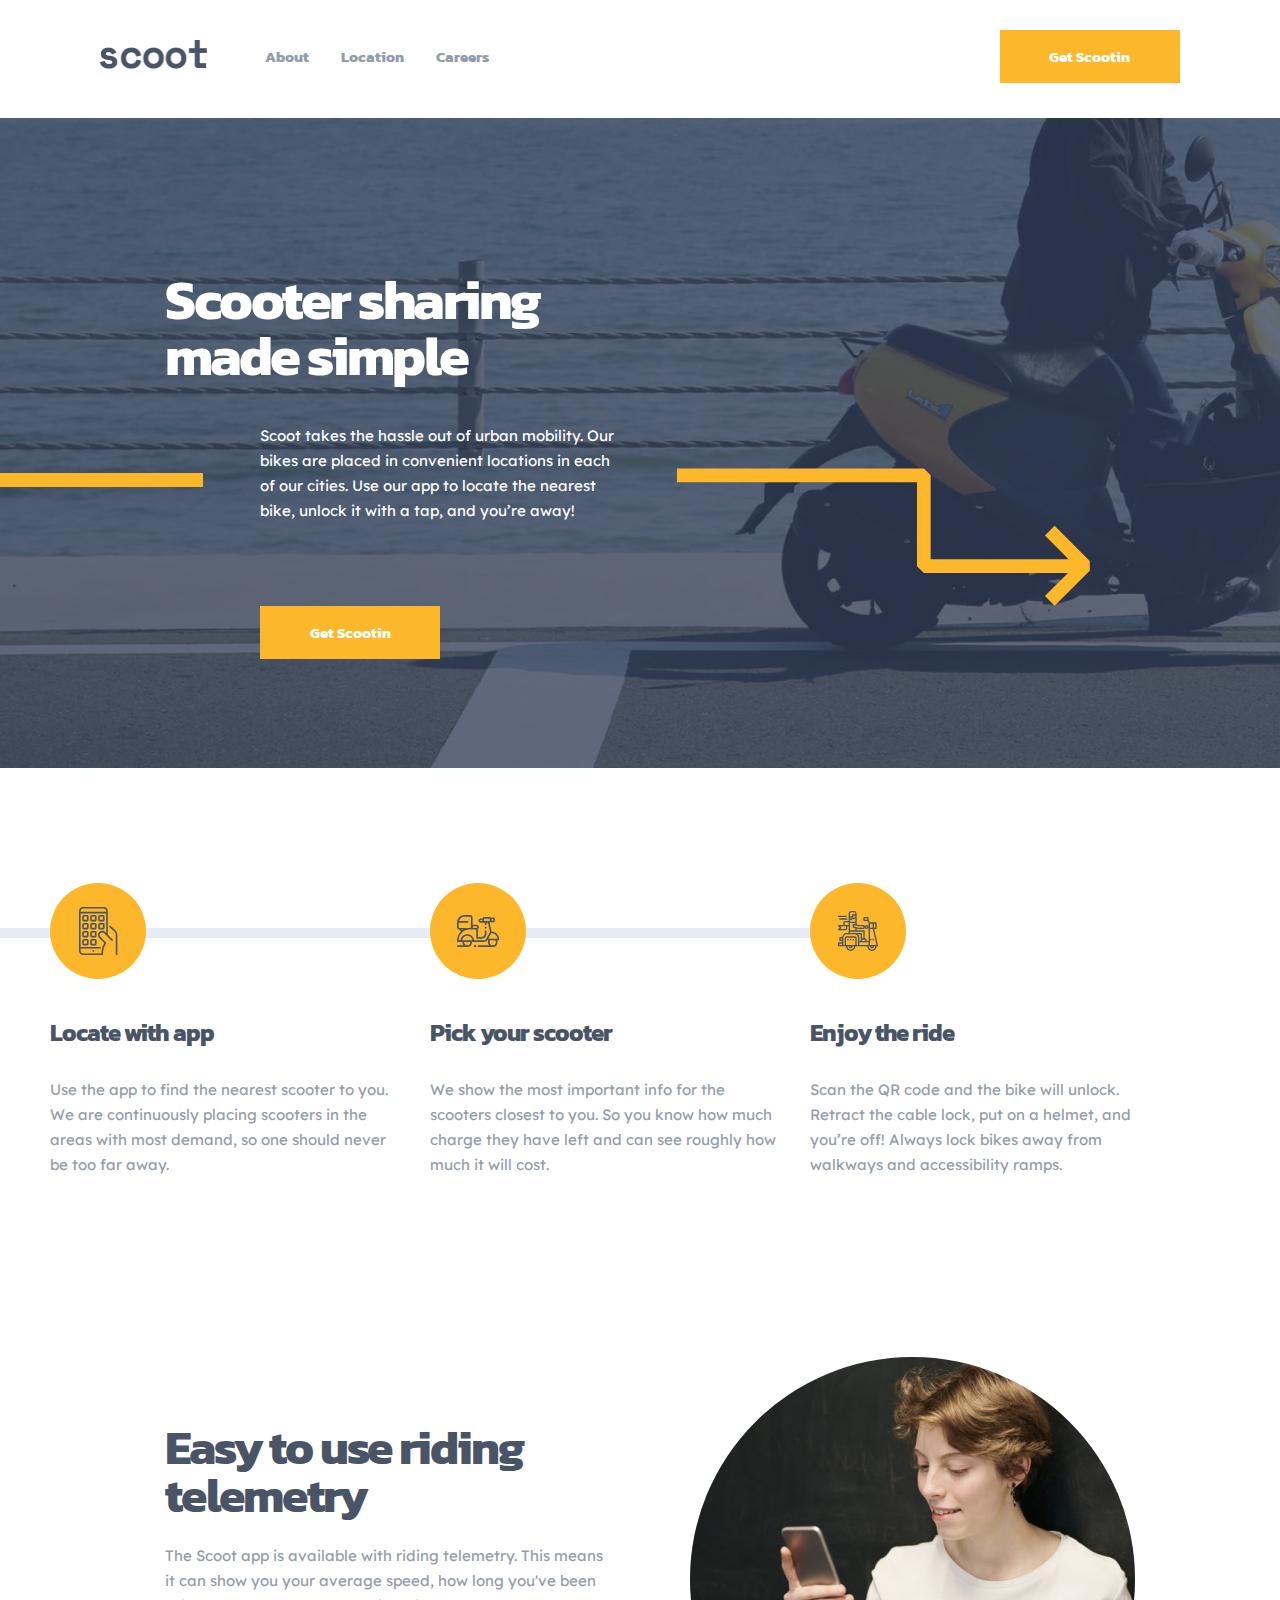
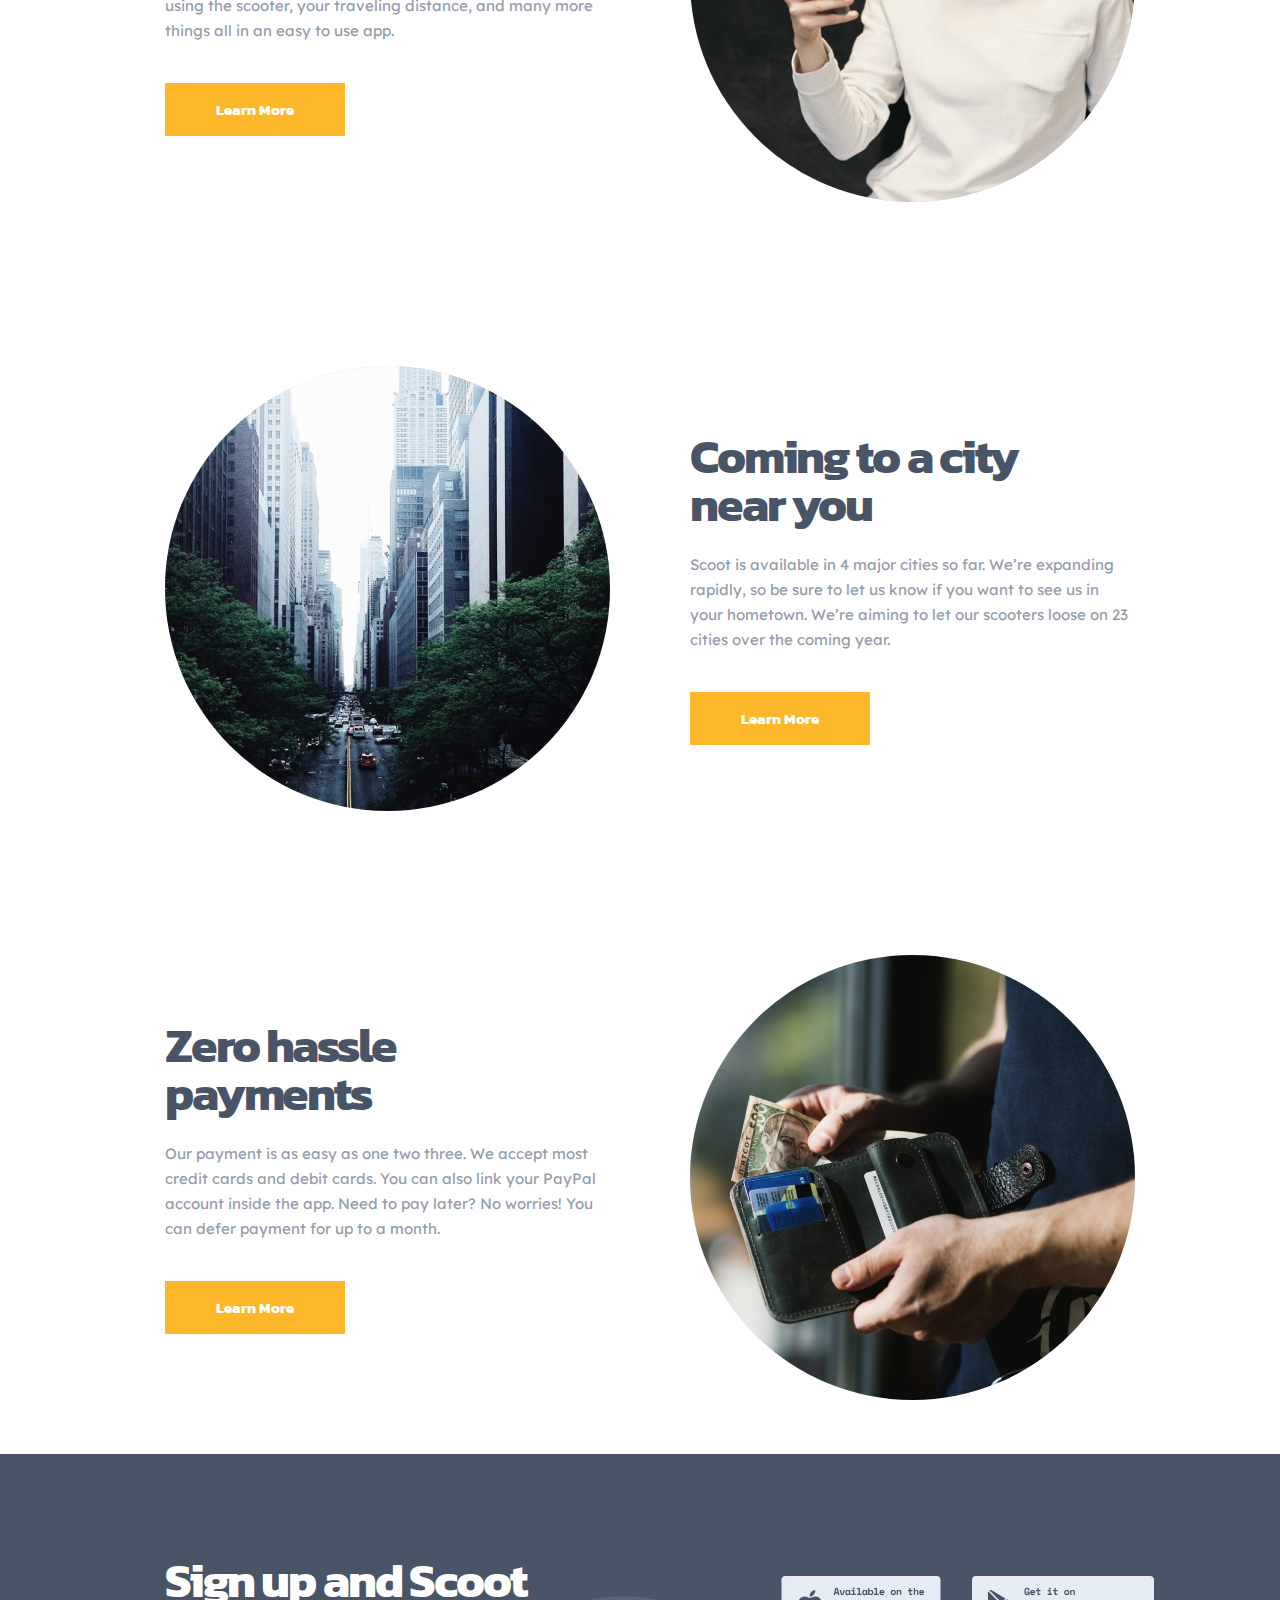
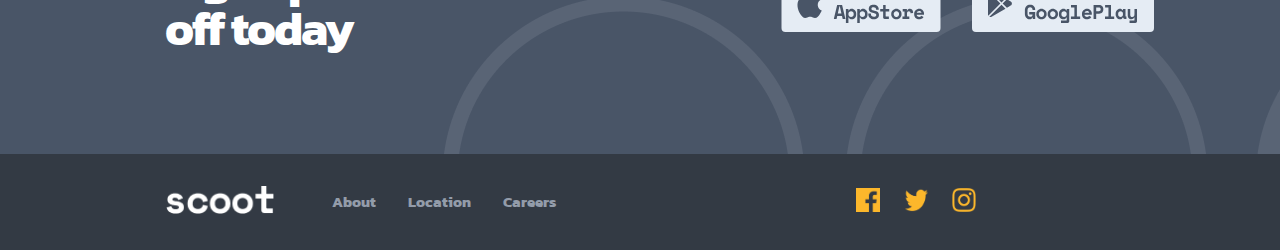
<file: index.html>
<!DOCTYPE html>
<html lang="en">

<head>
    <meta charset="UTF-8">
    <meta name="viewport" content="width=device-width, initial-scale=1.0">
    <title>scoot</title>
    <link rel="stylesheet" href="./css/main.css">
</head>

<body>
    <div class="container">
        <header class="header">
            <div class="header_group">
                <img class="menyu" src="./images/Group.svg" alt="">
                <a href="#"><img class="logojon" src="./images/scoot@2x.png" alt="logo"></a>
                <nav>
                    <ul class="nav_ul">
                        <li><a class="link" href="./pages/ABOUT/index.html">About</a></li>
                        <li><a class="link" href="./pages/LOCATON/index.html">Location</a></li>
                        <li><a class="link" href="./pages/CAREERS/index.html">Careers</a></li>
                    </ul>
                </nav>
            </div>
            <button class="nav_btn">Get Scootin</button>
        </header>

        <!-- header tugadi -->

        <main class="main">
            <h2 class="main_text">Scooter sharing made simple</h2>
            <div class="group_box">
                <p class="lineya"></p>
                <p class="main_text_2">Scoot takes the hassle out of urban mobility. Our bikes are placed in
                    convenient
                    locations in each of
                    our
                    cities. Use our app to locate the nearest bike, unlock it with a tap, and you’re away!
                </p>
                <img class="box_img" src="./images/Group 8 Copy.svg" alt="">
            </div>
            <p class="main_text_22">Scoot takes the hassle out of urban mobility. Our bikes are placed in
                convenient
                locations in each of
                our
                cities. Use our app to locate the nearest bike, unlock it with a tap, and you’re away!
            </p>
            <button class="main_btn"> Get Scootin</button>
        </main>

        <!-- main tugadi -->
        
        <sectoin class="section">
            <div class="section_group">
                <p class="lineya_2"></p>
                <div class="images_group">
                    <img class="images_group_card" src="./images/Group 8.svg" alt="">
                    <img class="images_group_card" src="./images/Group 9.svg" alt="">
                    <img class="images_group_card" src="./images/Group 10.svg" alt="">
                </div>
            </div>
            <div class="section_text_group">
                <div class="section_text_group_card">
                    <img class="images_group_card_2" src="./images/Group 8.svg" alt="">
                    <h3 class="Locate">Locate with app</h3>
                    <p class="Use">Use the app to find the nearest scooter to you. We are continuously placing scooters
                        in the areas
                        with most demand, so one should never be too far away.
                    </p>
                </div>
                <div class="section_text_group_card">
                    <img class="images_group_card_2" src="./images/Group 9.svg" alt="">
                    <h3 class="Pick">Pick your scooter</h3>
                    <p class="We">We show the most important info for the scooters closest to you. So you know how much
                        charge they
                        have left and can see roughly how much it will cost.
                    </p>
                </div>
                <div class="section_text_group_card">
                    <img class="images_group_card_2" src="./images/Group 10.svg" alt="">
                    <h3 class="Enjoy">Enjoy the ride</h3>
                    <p class="Scan">Scan the QR code and the bike will unlock. Retract the cable lock, put on a helmet,
                        and you’re
                        off! Always lock bikes away from walkways and accessibility ramps.</p>
                </div>
            </div>
        </sectoin>

        <!-- section tugadi -->

        <section class="section_2">
            <div class="row_group">
                <div>
                    <img class="right_img" src="./images/Bitmap_2.png" alt="">
                </div>
                <div class="section_2_left">
                    <h2 class="left_Easy">Easy to use
                        riding telemetry</h2>
                    <p class="left_The">The Scoot app is available with riding telemetry. This means it can show you
                        your average speed,
                        how long you've been using the scooter, your traveling distance, and many more things all in an
                        easy to use app.
                    </p>
                    <button class="section_btn">Learn More</button>
                </div>
                <div>
                    <img class="right_img_2" src="./images/Bitmap_2.png" alt="">
                </div>
            </div>
        </section>

        <!-- section_2 tugadi -->

        <section class="section_3">
            <div class="section_3_group">
                <div>
                    <img class="img_left" src="./images/Bitmap_1.png" alt="">
                </div>
                <div class="section_3_right">
                    <h2 class="right_text">Coming to a city near you</h2>
                    <p class="right_text_2">
                        Scoot is available in 4 major cities so far. We’re expanding rapidly, so be sure to let us know
                        if you want to see us in your hometown. We’re aiming to let our scooters loose on 23 cities over
                        the coming year.
                    </p>
                    <button class="section_3_btn">Learn More</button>
                </div>
            </div>
        </section>

        <!-- section_3 tugadi -->

        <section class="secton_4">
            <div class="section_4_group">
                <div>
                    <img class="img_two" src="./images/Bitmap_3.png" alt="">
                </div>
                <div class="Zero_row">
                    <h2 class="hassle">Zero hassle payments</h2>
                    <p class="payment">Our payment is as easy as one two three. We accept most credit cards and debit
                        cards. You can also link your PayPal account inside the app. Need to pay later? No worries! You
                        can defer payment for up to a month.</p>
                    <button class="btn_two">Learn More</button>
                </div>
                <div>
                    <img class="img_two_2" src="./images/Bitmap_3.png" alt="">
                </div>
            </div>
        </section>

        <!-- section_4 tugadi -->

        <footer class="footer">
            <div class="footer_group">
                <h3 class="Sign_up">Sign up and Scoot off today</h3>
                <div class="foter_img">
                    <img class="aplle" src="./images/Group 28.svg" alt="">
                    <img class="aplle" src="./images/Group 29.svg" alt="">
                </div>
            </div>
            <div class="footer_bottom">
                <div class="bottom_group">
                    <a href="./index.html"><img class="footer_logo" src="./images/scoot.png" alt="logojon"></a>
                    <ul class="footer_ul">
                        <li><a class="link_2" href="./pages/ABOUT/index.html">About</a></li>
                        <li><a class="link_2" href="./pages/LOCATON/index.html">Location</a></li>
                        <li><a class="link_2" href="./pages/CAREERS/index.html">Careers</a></li>
                    </ul>
                </div>
                <div class="bottom_images">
                    <a href="https://ru-ru.facebook.com/"><img class="bottom_images_1" src="./images/facebook.png" alt=""></a>
                    <a href="https://twitter.com/?lang=ru"><img class="bottom_images_2" src="./images/tvetter.png" alt=""></a>
                    <a href="https://www.instagram.com/"><img class="bottom_images_3" src="./images/instagram.png" alt=""></a>
                </div>
            </div>
        </footer>
    </div>
</body>

</html>
</file>
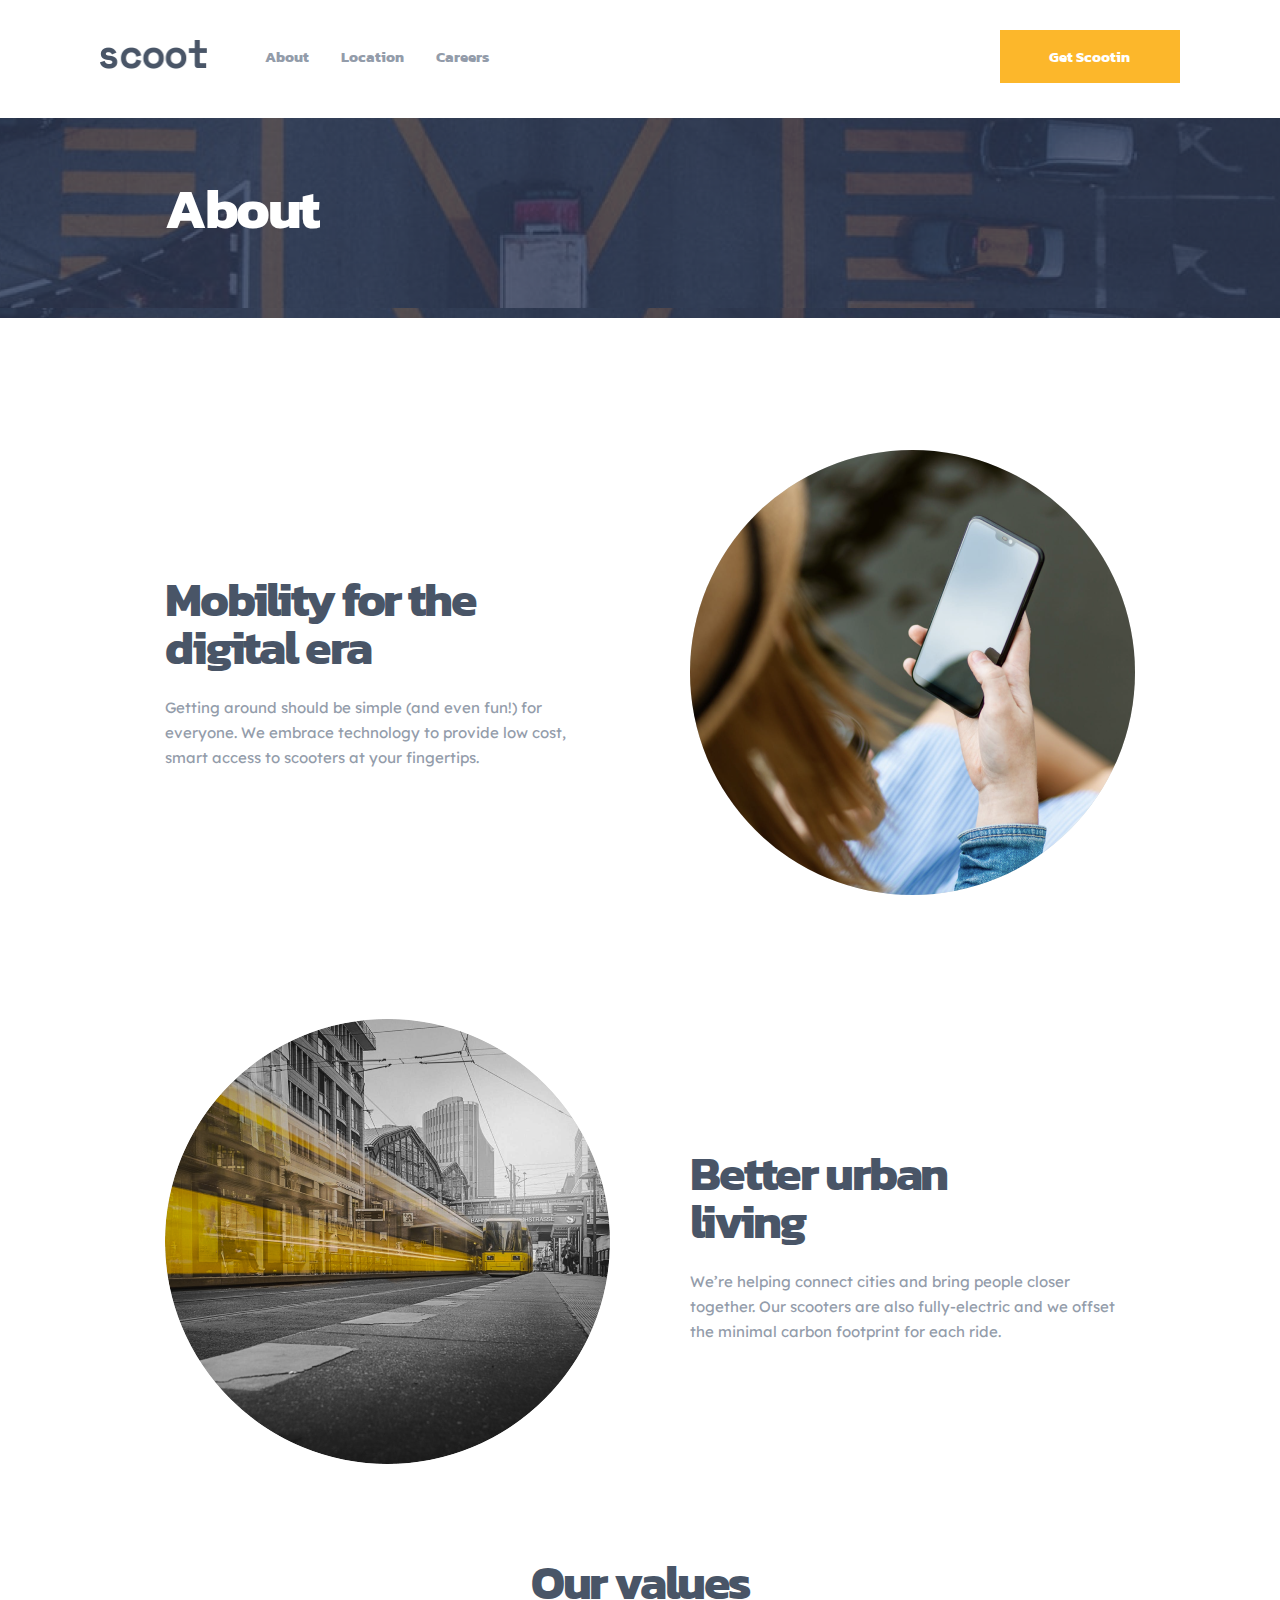
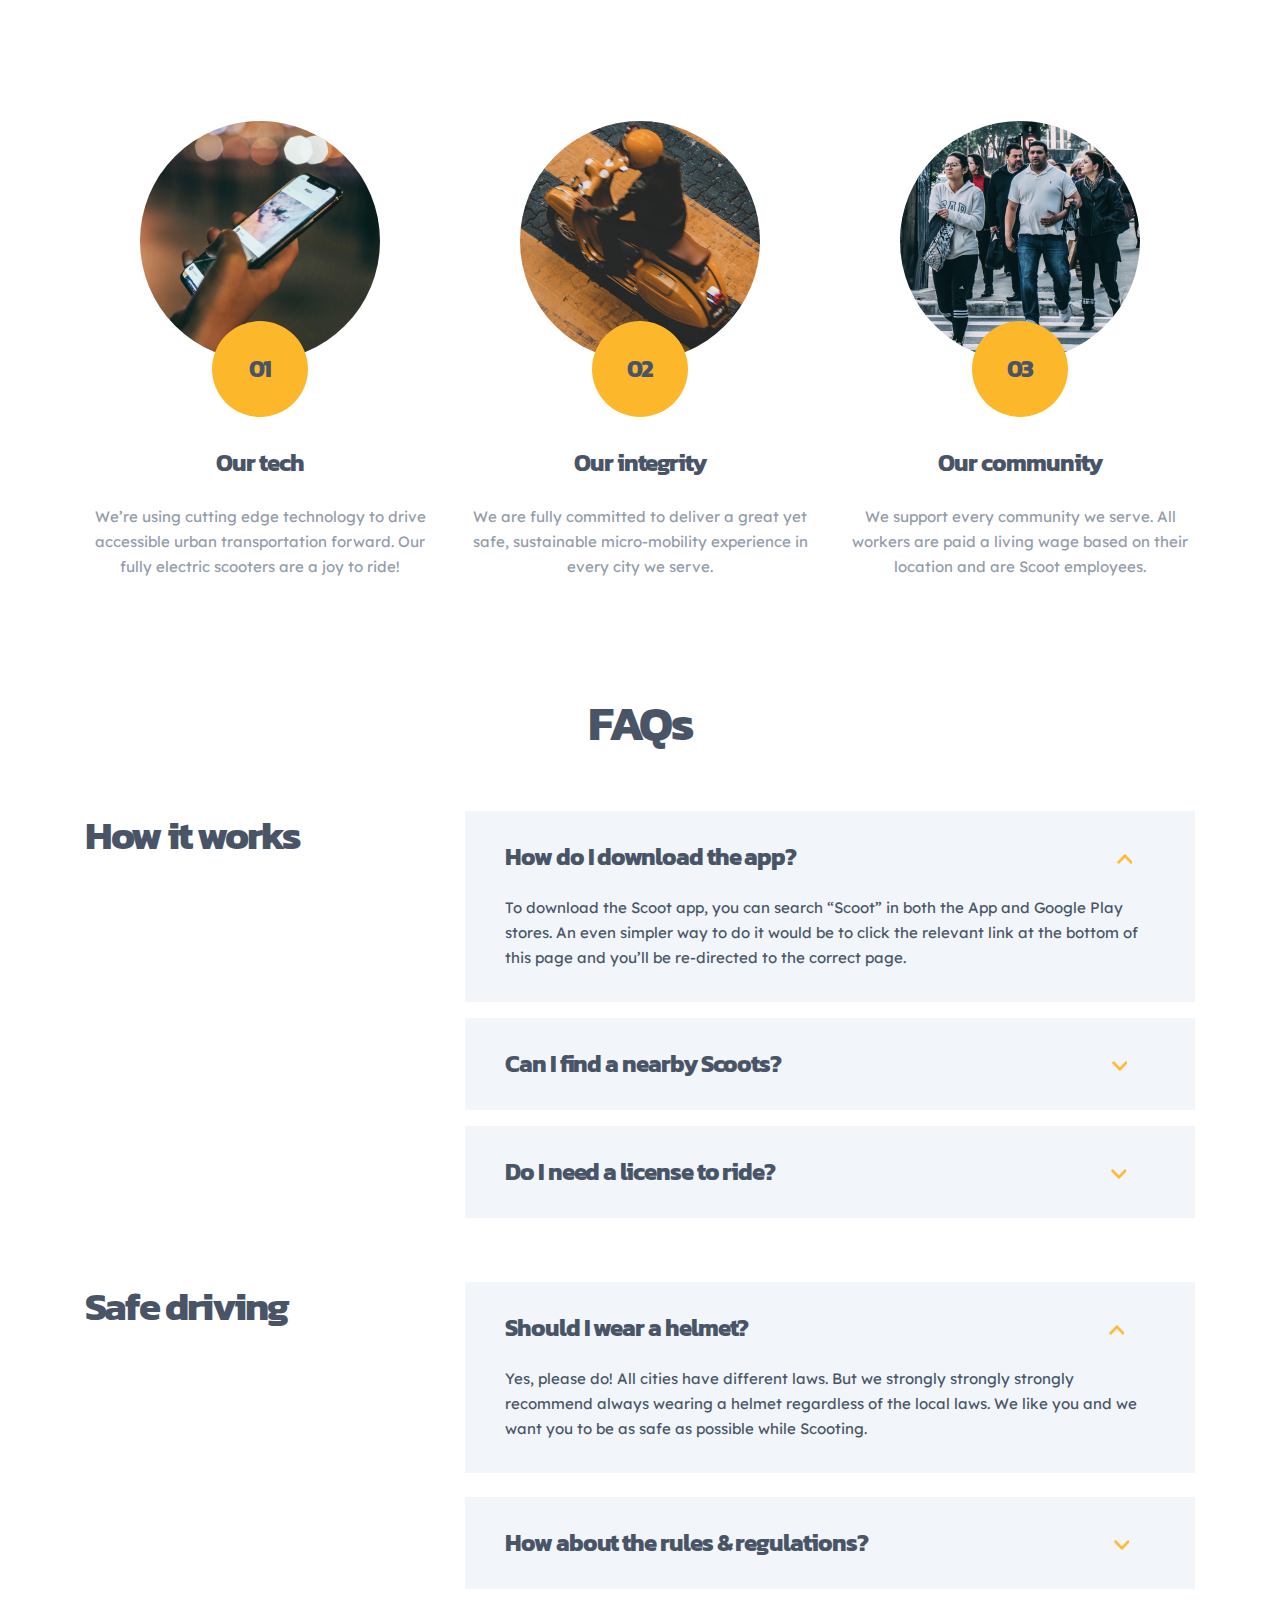
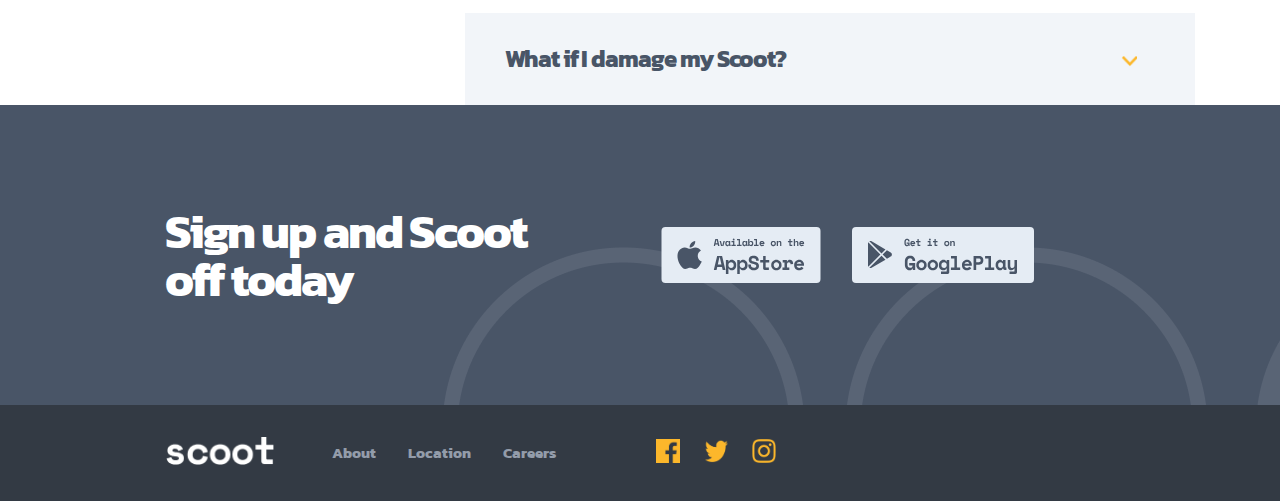
<file: pages/ABOUT/index.html>
<!DOCTYPE html>
<html lang="en">

<head>
    <meta charset="UTF-8">
    <meta name="viewport" content="width=device-width, initial-scale=1.0">
    <title>about</title>
    <link rel="stylesheet" href="./css/style.css">
</head>

<body>
    <div class="container">
        <header class="header">
            <div class="header_group">
                <img class="menyu" src="./images/Group.svg" alt="">
                <a href="../../index.html"><img class="logojon" src="./images/scoot@2x.png" alt="logo"></a>
                <nav>
                    <ul class="nav_ul">
                        <li><a class="link" href="../ABOUT/index.html">About</a></li>
                        <li><a class="link" href="../LOCATON/index.html">Location</a></li>
                        <li><a class="link" href="../CAREERS/index.html">Careers</a></li>
                    </ul>
                </nav>
            </div>
            <button class="nav_btn">Get Scootin</button>
        </header>

        <!-- header tugadi -->

        <main class="main">
            <h3 class="About">About</h3>
        </main>

        <!-- main tugadi -->

        <section class="section">
            <div class="box_group">
                <div class="box_group_text">
                    <h3 class="group_text">
                        Mobility for the digital era
                    </h3>
                    <p class="group_text_2">Getting around should be simple (and even fun!) for everyone. We embrace
                        technology to provide
                        low cost, smart access to scooters at your fingertips.
                    </p>
                </div>
                <div>
                    <img class="img_one" src="./images/Bitmap_1.png" alt="">
                </div>
            </div>
            <div class="row_group">
                <div>
                    <img class="img_two" src="./images/Bitmap Copy_1.png" alt="">
                </div>
                <div class="row_group_text">
                    <h3 class="row_group_text_1">
                        Better urban living
                    </h3>
                    <p class="row_group_text_2">
                        We’re helping connect cities and bring people closer together. Our scooters are also
                        fully-electric and we offset the minimal carbon footprint for each ride.
                    </p>
                </div>
            </div>
            <div class="accessible">
                <div>
                    <h3 class="values">Our values</h3>
                </div>
                <div class="Our_values">
                    <div class="cutting">
                        <img class="img_theree" src="./images/Bitmap_11.png" alt="">
                        <p class="kolso">01</p>
                        <h3 class="Our">Our tech</h3>
                        <p class="using">
                            We’re using cutting edge technology to drive accessible urban transportation forward. Our
                            fully electric scooters are a joy to ride!
                        </p>
                    </div>
                    <div class="cutting_2">
                        <img class="img_four" src="./images/Bitmap_22.png" alt="">
                        <p class="kolso_2">02</p>
                        <h3 class="Our_2">Our integrity</h3>
                        <p class="using_2">
                            We are fully committed to deliver a great yet safe, sustainable micro-mobility experience in
                            every city we serve.
                        </p>
                    </div>
                    <div class="cutting_3">
                        <img class="img_five" src="./images/Bitmap (12).png" alt="">
                        <p class="kolso_3">03</p>
                        <h3 class="Our_3">Our community</h3>
                        <p class="using_3">
                            We support every community we serve. All workers are paid a living wage based on their
                            location and are Scoot employees.
                        </p>
                    </div>
                </div>
            </div>
        </section>

        <!-- section tugadi -->

        <section class="section_2">
            <div>
                <h3 class="FAQs">FAQs</h3>
            </div>
            <div>
                <div class="card">
                    <div>
                        <h3 class="works">How it works</h3>
                    </div>
                    <div>
                        <div class="card_child">
                            <div class="card_child_child">
                                <h3 class="How">How do I download the app?</h3>
                                <img class="card_img" src="./images/Path 3.png" alt="">
                            </div>
                            <p class="download">
                                To download the Scoot app, you can search “Scoot” in both the App and Google Play
                                stores. An even simpler way to do it would be to click the relevant link at the bottom
                                of this page and you’ll be re-directed to the correct page.
                            </p>
                        </div>
                        <div class="card_child_2">
                            <h3 class="find">
                                Can I find a nearby Scoots?
                            </h3>
                            <img class="card_img_2" src="./images/Path 4 (2).png" alt="">
                        </div>
                        <div class="card_child_3">
                            <h3 class="license">
                                Do I need a license to ride?
                            </h3>
                            <img class="card_img_3" src="./images/Path 4 (2).png" alt="">
                        </div>
                    </div>
                </div>
                <div class="card_2">
                    <div>
                        <h3 class="Safe">Safe driving</h3>
                    </div>
                    <div>
                        <div class="card_bottom">
                            <div class="card_bottom_child">
                                <h3 class="Should">Should I wear a helmet?</h3>
                                <img class="bottom_img" src="./images/Path 3.png" alt="">
                            </div>
                            <div>
                                <p class="All">Yes, please do! All cities have different laws. But we strongly strongly
                                    strongly
                                    recommend always wearing a helmet regardless of the local laws. We like you and we
                                    want you to be as safe as possible while Scooting.
                                </p>
                            </div>
                        </div>
                        <div class="card_bottom_2">
                            <h3 class="rules">How about the rules & regulations?</h3>
                            <img class="bottom_img_2" src="./images/Path 4 (2).png" alt="">
                        </div>
                        <div class="card_bottom_3">
                            <h3 class="What">What if I damage my Scoot?</h3>
                            <img class="bottom_img_3" src="./images/Path 4 (2).png" alt="">
                        </div>
                    </div>
                </div>
            </div>
        </section>

        <!-- section_2 tugadi -->

        <footer class="footer">
            <div class="footer_group">
                <h3 class="Sign_up">Sign up and Scoot off today</h3>
                <div class="foter_img">
                    <img class="aplle" src="./images/Group 28.svg" alt="">
                    <img class="aplle" src="./images/Group 29.svg" alt="">
                </div>
            </div>
            <div class="footer_bottom">
                <div class="bottom_group">
                    <a href="../../index.html"><img class="footer_logo" src="./images/scoot.png" alt="logojon"></a>
                    <ul class="footer_ul">
                        <li><a class="link_2" href="../../pages/ABOUT/index.html">About</a></li>
                        <li><a class="link_2" href="../../pages/LOCATON/index.html">Location</a></li>
                        <li><a class="link_2" href="../../pages/CAREERS/index.html">Careers</a></li>
                    </ul>
                </div>
                <div class="bottom_images">
                    <a href="https://ru-ru.facebook.com/"><img class="bottom_images_1" src="./images/facebook.png"
                            alt=""></a>
                    <a href="https://twitter.com/?lang=ru"><img class="bottom_images_2" src="./images/tvetter.png"
                            alt=""></a>
                    <a href="https://www.instagram.com/"><img class="bottom_images_3" src="./images/instagram.png"
                            alt=""></a>
                </div>
            </div>
        </footer>
    </div>
</body>

</html>
</file>
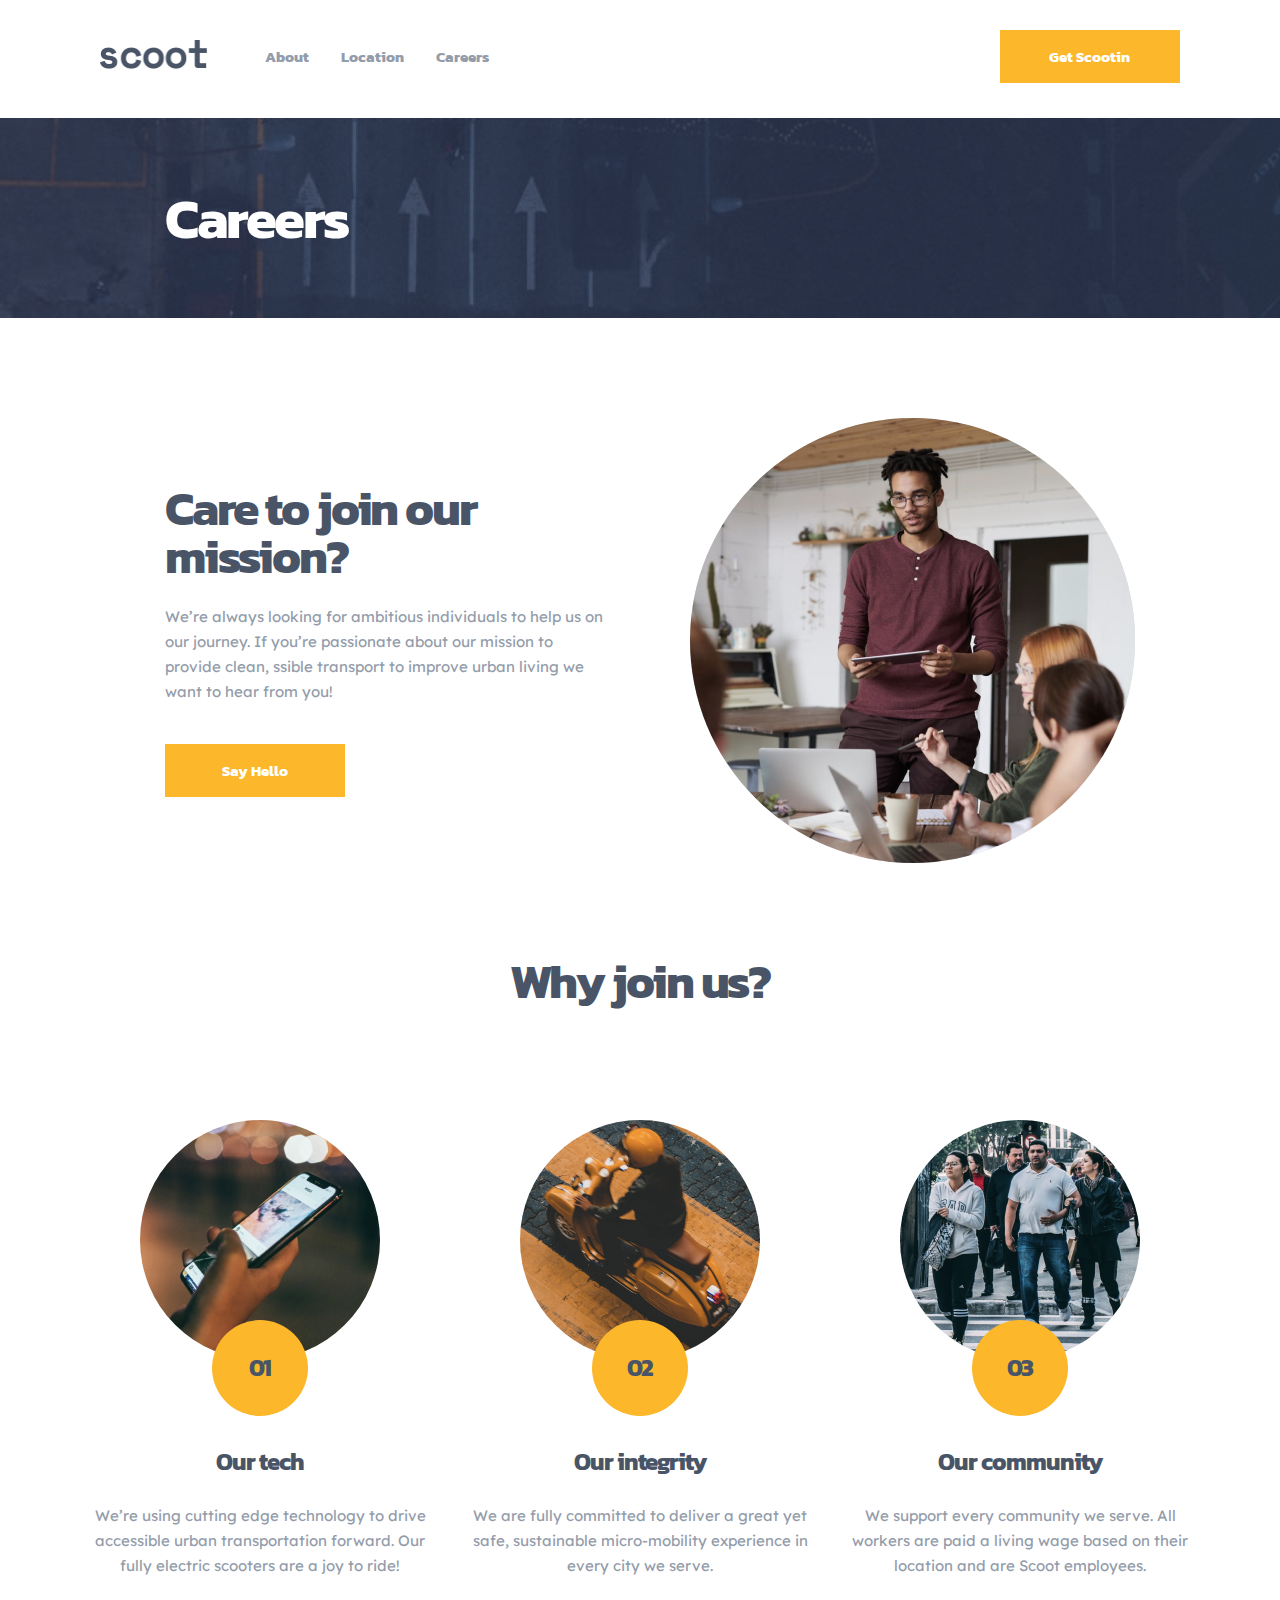
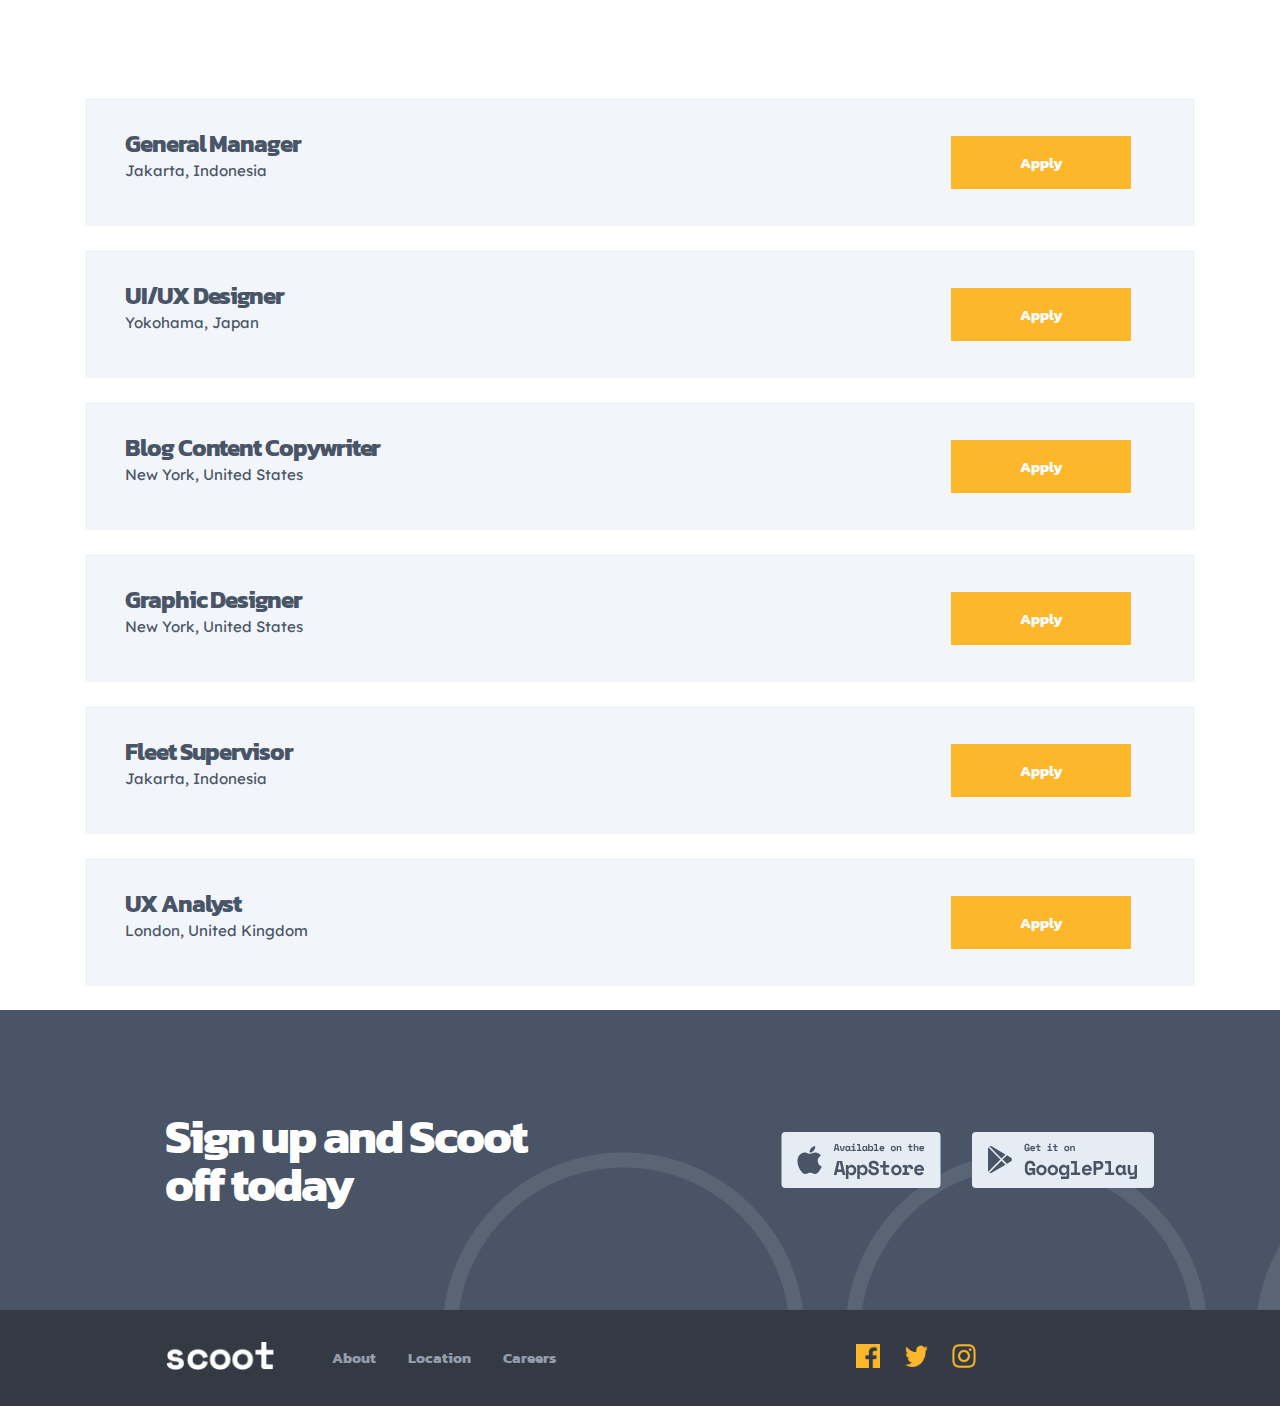
<file: pages/CAREERS/index.html>
<!DOCTYPE html>
<html lang="en">

<head>
    <meta charset="UTF-8">
    <meta name="viewport" content="width=device-width, initial-scale=1.0">
    <title>Careers</title>
    <link rel="stylesheet" href="./css/style.css">
</head>

<body>
    <div class="container">
        <header class="header">
            <div class="header_group">
                <img class="menyu" src="./images/Group.svg" alt="">
                <a href="../../index.html"><img class="logojon" src="./images/scoot@2x.png" alt="logo"></a>
                <nav>
                    <ul class="nav_ul">
                        <li><a class="link" href="../ABOUT/index.html">About</a></li>
                        <li><a class="link" href="../LOCATON/index.html">Location</a></li>
                        <li><a class="link" href="../CAREERS/index.html">Careers</a></li>
                    </ul>
                </nav>
            </div>
            <button class="nav_btn">Get Scootin</button>
        </header>

        <!-- header tugadi -->

        <main class="main">
            <h3 class="Careers">Careers</h3>
        </main>

        <!-- main tugadi -->

        <section class="section">
            <div class="section_group">
                <div class="individuals">
                    <h3 class="Care">
                        Care to join our mission?
                    </h3>
                    <p class="looking">
                        We’re always looking for ambitious individuals to help us on our journey. If you’re passionate
                        about our mission to provide clean, ssible transport to improve urban living we want to hear
                        from you!
                    </p>
                    <button class="section_btn">Say Hello</button>
                </div>
                <div>
                    <img class="section_img" src="./images/Bitmap_4333.png" alt="">
                </div>
            </div>
            <div class="accessible">
                <div>
                    <h3 class="values">Why join us?</h3>
                </div>
                <div class="Our_values">
                    <div class="cutting">
                        <img class="img_theree" src="./images/Bitmap_11.png" alt="">
                        <p class="kolso">01</p>
                        <h3 class="Our">Our tech</h3>
                        <p class="using">
                            We’re using cutting edge technology to drive accessible urban transportation forward. Our
                            fully electric scooters are a joy to ride!
                        </p>
                    </div>
                    <div class="cutting_2">
                        <img class="img_four" src="./images/Bitmap_22.png" alt="">
                        <p class="kolso_2">02</p>
                        <h3 class="Our_2">Our integrity</h3>
                        <p class="using_2">
                            We are fully committed to deliver a great yet safe, sustainable micro-mobility experience in
                            every city we serve.
                        </p>
                    </div>
                    <div class="cutting_3">
                        <img class="img_five" src="./images/Bitmap (12).png" alt="">
                        <p class="kolso_3">03</p>
                        <h3 class="Our_3">Our community</h3>
                        <p class="using_3">
                            We support every community we serve. All workers are paid a living wage based on their
                            location and are Scoot employees.
                        </p>
                    </div>
                </div>
            </div>
        </section>

        <!-- section tugadi -->

        <section class="section_2">
            <div>
                <div class="section_2_cards">
                    <div>
                        <h3 class="fleet">General Manager</h3>
                        <p class="Japan">Jakarta, Indonesia</p>
                    </div>
                    <button class="group_btn">Apply</button>
                </div>
                <div class="section_2_cards">
                    <div>
                        <h3 class="fleet">UI/UX Designer</h3>
                        <p class="Japan">Yokohama, Japan</p>
                    </div>
                    <button class="group_btn">Apply</button>
                </div>
                <div class="section_2_cards">
                    <div>
                        <h3 class="fleet">Blog Content Copywriter</h3>
                        <p class="Japan">New York, United States</p>
                    </div>
                    <button class="group_btn">Apply</button>
                </div>
                <div class="section_2_cards">
                    <div>
                        <h3 class="fleet">Graphic Designer</h3>
                        <p class="Japan">New York, United States</p>
                    </div>
                    <button class="group_btn">Apply</button>
                </div>
                <div class="section_2_cards">
                    <div>
                        <h3 class="fleet">Fleet Supervisor</h3>
                        <p class="Japan">Jakarta, Indonesia</p>
                    </div>
                    <button class="group_btn">Apply</button>
                </div>
                <div class="section_2_cards">
                    <div>
                        <h3 class="fleet">UX Analyst</h3>
                        <p class="Japan">London, United Kingdom</p>
                    </div>
                    <button class="group_btn">Apply</button>
                </div>
            </div>
        </section>

        <!-- section_2 tugadi -->

        <footer class="footer">
            <div class="footer_group">
                <h3 class="Sign_up">Sign up and Scoot off today</h3>
                <div class="foter_img">
                    <img class="aplle" src="./images/Group 28.svg" alt="">
                    <img class="aplle" src="./images/Group 29.svg" alt="">
                </div>
            </div>
            <div class="footer_bottom">
                <div class="bottom_group">
                    <a href="../../index.html"><img class="footer_logo" src="./images/scoot.png" alt="logojon"></a>
                    <ul class="footer_ul">
                        <li><a class="link_2" href="../../pages/ABOUT/index.html">About</a></li>
                        <li><a class="link_2" href="../../pages/LOCATON/index.html">Location</a></li>
                        <li><a class="link_2" href="../../pages/CAREERS/index.html">Careers</a></li>
                    </ul>
                </div>
                <div class="bottom_images">
                    <a href="https://ru-ru.facebook.com/"><img class="bottom_images_1" src="./images/facebook.png"
                            alt=""></a>
                    <a href="https://twitter.com/?lang=ru"><img class="bottom_images_2" src="./images/tvetter.png"
                            alt=""></a>
                    <a href="https://www.instagram.com/"><img class="bottom_images_3" src="./images/instagram.png"
                            alt=""></a>
                </div>
            </div>
        </footer>
    </div>
</body>

</html>
</file>
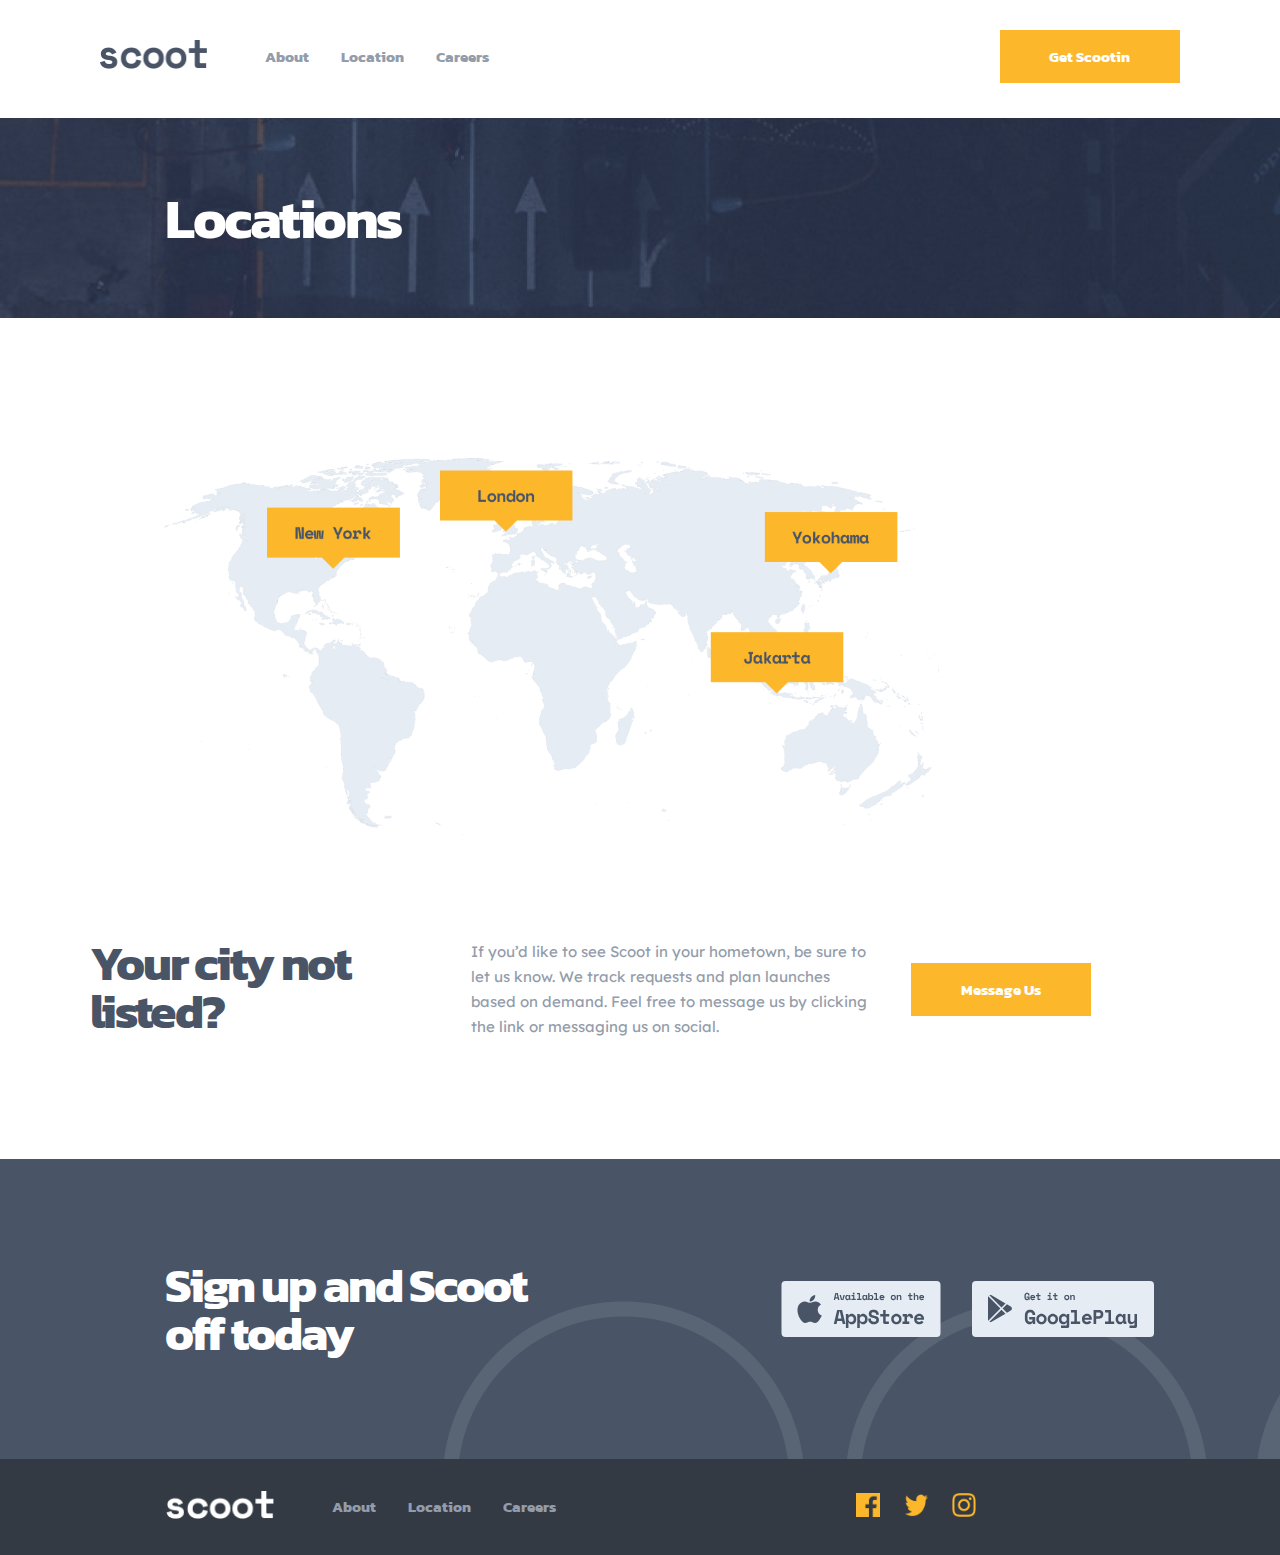
<file: pages/LOCATON/index.html>
<!DOCTYPE html>
<html lang="en">

<head>
    <meta charset="UTF-8">
    <meta name="viewport" content="width=device-width, initial-scale=1.0">
    <title>Location</title>
    <link rel="stylesheet" href="./css/style.css">
</head>

<body>
    <div class="container">
        <header class="header">
            <div class="header_group">
                <img class="menyu" src="./images/Group.svg" alt="">
                <a href="../../index.html"><img class="logojon" src="./images/scoot@2x.png" alt="logo"></a>
                <nav>
                    <ul class="nav_ul">
                        <li><a class="link" href="../ABOUT/index.html">About</a></li>
                        <li><a class="link" href="../LOCATON/index.html">Location</a></li>
                        <li><a class="link" href="../CAREERS/index.html">Careers</a></li>
                    </ul>
                </nav>
            </div>
            <button class="nav_btn">Get Scootin</button>
        </header>
        <main class="main">
            <h3 class="locatsiya">Locations</h3>
        </main>

        <!-- main tugadi -->

        <section class="section">
            <div>
                <img class="xarita" src="./images/Group 7.png" alt="xarita">
                <div class="London">
                    <p class="Yokohama">New York</p>
                    <p class="Yokohama">London</p>
                    <p class="Yokohama">Jakarta</p>
                    <p class="Yokohama">Yokohama</p>
                </div>
            </div>
            <div class="listed">
                <h3 class="city">Your city not listed?</h3>
                <p class="like">
                    If you’d like to see Scoot in your hometown, be sure to let us know. We track requests and plan
                    launches based on demand. Feel free to message us by clicking the link or messaging us on social.
                </p>
                <button class="message">Message Us</button>
            </div>
        </section>

        <!-- section tugadi -->

        <footer class="footer">
            <div class="footer_group">
                <h3 class="Sign_up">Sign up and Scoot off today</h3>
                <div class="foter_img">
                    <img class="aplle" src="./images/Group 28.svg" alt="">
                    <img class="aplle" src="./images/Group 29.svg" alt="">
                </div>
            </div>
            <div class="footer_bottom">
                <div class="bottom_group">
                    <a href="../../index.html"><img class="footer_logo" src="./images/scoot.png" alt="logojon"></a>
                    <ul class="footer_ul">
                        <li><a class="link_2" href="../../pages/ABOUT/index.html">About</a></li>
                        <li><a class="link_2" href="../../pages/LOCATON/index.html">Location</a></li>
                        <li><a class="link_2" href="../../pages/CAREERS/index.html">Careers</a></li>
                    </ul>
                </div>
                <div class="bottom_images">
                    <a href="https://ru-ru.facebook.com/"><img class="bottom_images_1" src="./images/facebook.png"
                            alt=""></a>
                    <a href="https://twitter.com/?lang=ru"><img class="bottom_images_2" src="./images/tvetter.png"
                            alt=""></a>
                    <a href="https://www.instagram.com/"><img class="bottom_images_3" src="./images/instagram.png"
                            alt=""></a>
                </div>
            </div>
        </footer>
    </div>
</body>

</html>
</file>
<file: css/main.css>
@font-face {
    font-family: '1-Bold';
    src: url("../fonts/Kanit-Bold.ttf");
}

@font-face {
    font-family: 'LexendDeca';
    src: url("../fonts/LexendDeca-VariableFont_wght.ttf");
}

* {
    margin: 0;
    padding: 0;
    box-sizing: border-box;
    font-family: sans-serif;
}

.container {
    margin: 0 auto;
    max-width: 1440px;
    height: auto;
    background: #FFF;
}

.header {
    margin-top: 30px;
    display: flex;
    align-items: center;
    justify-content: center;
    gap: 511px;
    margin-bottom: 35px;
}

.header_group {
    display: flex;
    align-items: center;
    justify-content: center;
    gap: 58px;
}

.menyu {
    display: none;
}

.logojon {
    max-width: 107.817px;
    height: 28.56px;
    fill: #495567;
}

.nav_ul {
    display: flex;
    align-items: center;
    justify-content: center;
    list-style-type: none;
    gap: 32px;
}

.link {
    color: #939CAA;
    font-size: 15px;
    font-style: normal;
    font-weight: 700;
    line-height: 25px;
    text-decoration: none;
    font-family: '1-Bold';
}

.link:hover {
    color: #FCB72B;
}

.nav_btn {
    width: 180px;
    height: 53px;
    background: #FCB72B;
    border: transparent;
    color: #FFF;
    text-align: center;
    font-family: '1-Bold';
    font-size: 15px;
    font-style: normal;
    font-weight: 700;
    line-height: 25px;
    transition: 0.5s;
}

.nav_btn:hover {
    cursor: pointer;
    background: #FFF;
    color: #FCB72B;
    border: 3px solid #FCB72B;
    border-radius: 5px;
    transition: 0.5s;
}

@media only screen and (max-width: 1100px) {
    .header {
        gap: 210px;
    }
}

@media only screen and (max-width: 800px) {
    .header {
        gap: 90px;
    }
}

@media only screen and (max-width: 670px) {
    .header {
        gap: 30px;
    }

    .nav_ul {
        display: none;
    }

    .menyu {
        display: block;
    }
}

@media only screen and (max-width: 470px) {
    .header_group {
        gap: 0px;
    }

    .menyu {
        margin-left: 32px;
        margin-right: 60px;
    }

    .nav_btn {
        display: none;
    }

    .logojon {
        margin-right: 100px;
    }
}

/* header tugadi */

.main {
    background-image: url(../images/Bitmap.jpg);
    max-width: 1440px;
    height: 650px;
    flex-shrink: 0;
    background-size: cover;
    margin-bottom: 160px;
}

.main_text {
    max-width: 600px;
    color: #FFF;
    font-family: '1-Bold';
    font-size: 56px;
    font-style: normal;
    font-weight: 700;
    line-height: 56px;
    letter-spacing: -2.5px;
    padding-bottom: 40px;
    padding-top: 153px;
    padding-left: 165px;

}

.group_box {
    display: flex;
}

.lineya {
    width: 203px;
    height: 14px;
    background: #FCB72B;
    margin-top: 50px;
    margin-right: 57px;
}

.main_text_2 {
    max-width: 360px;
    color: #FFF;
    font-family: 'LexendDeca';
    font-size: 15px;
    font-style: normal;
    font-weight: 400;
    line-height: 25px;
    margin-right: 40px;
}

.main_text_22 {
    max-width: 360px;
    color: #FFF;
    font-family: 'LexendDeca';
    font-size: 15px;
    font-style: normal;
    font-weight: 400;
    line-height: 25px;
    margin-right: 40px;
}

.main_text_22 {
    display: none;
}

.box_img {
    width: 447px;
    height: 138px;
    margin-top: 45px;
}

.main_btn {
    width: 180px;
    height: 53px;
    flex-shrink: 0;
    background: #FCB72B;
    border: transparent;
    color: #FFF;
    text-align: center;
    font-family: '1-Bold';
    font-size: 15px;
    font-style: normal;
    font-weight: 700;
    line-height: 25px;
    margin-left: 260px;
}

.main_btn:hover {
    cursor: pointer;
    background: #FFF;
    color: #FCB72B;
    border: 3px solid #FCB72B;
    border-radius: 5px;
    transition: 0.5s;
}

@media only screen and (max-width: 1140px) {
    .main {
        max-width: 100vw;
    }

    .lineya {
        width: 183px;

    }

    .box_img {
        width: 400px;
        height: 118px;
    }
}

@media only screen and (max-width: 1050px) {
    .main {
        display: flex;
        align-items: center;
        justify-content: center;
        flex-direction: column;
        gap: 40px;
        height: 600px;
    }

    .main_text {
        padding-top: 0px;
        text-align: center;
        padding-left: 0px;
        padding-bottom: 0px;
    }

    .group_box {
        display: none;
    }

    .main_btn {
        margin-left: 0px;
    }

    .main_text_22 {
        max-width: 500px;
        margin-right: 0px;
        display: block;
        text-align: center;
    }
}

@media only screen and (max-width: 510px) {
    .main_text {
        font-size: 40px;
        max-width: 310px;
    }

    .main_text_22 {
        max-width: 310px;
        height: auto;
    }

}


/* main tugadi */

.section {
    margin-bottom: 200px;
}

.lineya_2 {
    width: 974px;
    height: 10px;
    background-color: #E5ECF4;
}

.images_group {
    display: flex;
    gap: 284px;
    margin-top: -55px;
    margin-left: 165px;
}

.images_group_card {
    width: 96px;
    height: 96px;
    flex-shrink: 0;
}

.images_group_card_2 {
    width: 96px;
    height: 96px;
    display: none;
}

.section_text_group {
    display: flex;
    gap: 30px;
    margin-left: 165px;
    margin-top: 40px;
    margin-bottom: 180px;
}

.Locate {
    max-width: 350px;
    color: #495567;
    font-family: '1-Bold';
    font-size: 24px;
    font-style: normal;
    font-weight: 700;
    line-height: 28px;
    letter-spacing: -1.071px;
    margin-bottom: 30px;
}

.Use {
    max-width: 350px;
    color: #939CAA;
    font-family: 'LexendDeca';
    font-size: 15px;
    font-style: normal;
    font-weight: 400;
    line-height: 25px;
}

.Pick {
    max-width: 350px;
    color: #495567;
    font-family: '1-Bold';
    font-size: 24px;
    font-style: normal;
    font-weight: 700;
    line-height: 28px;
    margin-bottom: 30px;
    letter-spacing: -1.071px;
}

.We {
    max-width: 350px;
    color: #939CAA;
    font-family: 'LexendDeca';
    font-size: 15px;
    font-style: normal;
    font-weight: 400;
    line-height: 25px;
}

.Enjoy {
    max-width: 350px;
    color: #495567;
    font-family: '1-Bold';
    font-size: 24px;
    font-style: normal;
    font-weight: 700;
    line-height: 28px;
    letter-spacing: -1.071px;
    margin-bottom: 30px;
}

.Scan {
    max-width: 350px;
    color: #939CAA;
    font-family: 'LexendDeca';
    font-size: 15px;
    font-style: normal;
    font-weight: 400;
    line-height: 25px;
}

@media only screen and (max-width: 1280px) {
    .lineya_2 {
        width: 900px;
    }

    .images_group {
        margin-left: 50px;
    }

    .section_text_group {
        margin-left: 50px;
    }
}

@media only screen and (max-width: 1130px) {
    .section {
        display: flex;
    }

    .section_group {
        display: flex;
    }

    .lineya_2 {
        width: 10px;
        height: 550px;
        margin-left: 140px;
    }

    .images_group {
        flex-direction: column;
        margin-top: 0px;
        margin-left: -55px;
        gap: 74px;
        margin-top: 122px;

    }

    .section_text_group {
        flex-direction: column;
        margin-top: 122px;
    }

    .main {
        margin-bottom: 0px;
    }

    .Locate {
        max-width: 398px;
    }

    .Use {
        max-width: 398px;
        margin-bottom: 10px;
    }

    .Pick {
        max-width: 398px;

    }

    .We {
        max-width: 398px;
        margin-bottom: 10px;
    }

    .Enjoy {
        max-width: 398px;

    }

    .Scan {
        max-width: 398px;

    }
}

@media only screen and (max-width: 650px) {
    .images_group_card_2 {
        display: block;
    }

    .section {
        margin-bottom: 20px;
    }

    .lineya_2 {
        display: none;
    }

    .section_text_group {
        display: flex;
        align-items: center;
        justify-content: center;
        flex-direction: column;
        margin-left: 5px;
        margin-bottom: 40px;
    }

    .images_group {
        display: none;
    }

    .section_text_group_card {
        display: flex;
        align-items: center;
        justify-content: center;
        flex-direction: column;
        text-align: center;
        gap: 24px;
    }

    .Locate {
        margin-bottom: 0px;
        max-width: 310px;
    }

    .Pick {
        margin-bottom: 0px;
        max-width: 310px;
    }

    .Enjoy {
        margin-bottom: 0px;
        max-width: 310px;
    }

    .Use {
        max-width: 310px;
    }

    .We {
        max-width: 310px;
    }

    .Scan {
        max-width: 310px;
    }
}


/* section tugadi */

.section_2 {
    margin-bottom: 60px;
}

.row_group {
    display: flex;
    margin-left: 165px;
    margin-bottom: 160px;
}

.right_img {
    width: 445px;
    height: 445px;
    border-radius: 445px;
    background: #D8D8D8;
    display: none;
}

.right_img_2 {
    width: 445px;
    height: 445px;
    border-radius: 445px;
    background: #D8D8D8;
    margin-left: 220px;
}

.section_2_left {
    margin-top: 66px;
}

.left_Easy {
    max-width: 445px;
    color: #495567;
    font-family: '1-Bold';
    font-size: 48px;
    font-style: normal;
    font-weight: 700;
    line-height: 48px;
    letter-spacing: -2.143px;
    margin-bottom: 24px;
}

.left_The {
    max-width: 445px;
    color: #939CAA;
    font-family: 'LexendDeca';
    font-size: 15px;
    font-style: normal;
    font-weight: 400;
    line-height: 25px;
    margin-bottom: 40px;
}

.section_btn {
    width: 180px;
    height: 53px;
    border: transparent;
    background: #FCB72B;
    color: #FFF;
    text-align: center;
    font-family: '1-Bold';
    font-size: 15px;
    font-style: normal;
    font-weight: 700;
    line-height: 25px;
    transition: 0.5s;
}

.section_btn:hover {
    cursor: pointer;
    color: #FCB72B;
    background: #FFF;
    border: 3px solid #FCB72B;
    border-radius: 5px;
    transition: 0.5s;
}

@media only screen and (max-width: 1280px) {
    .right_img_2 {
        margin-left: 80px;
    }
}

@media only screen and (max-width: 1145px) {
    .row_group {
        margin-left: 50px;
    }

    .right_img_2 {
        margin-left: 40px;
    }
}

@media only screen and (max-width: 990px) {
    .right_img {
        display: block;
    }

    .right_img_2 {
        display: none;
    }

    .row_group {
        flex-direction: column;
        align-items: center;
        justify-content: center;
        margin-left: 20px;
    }

    .section_2_left {
        text-align: center;
    }
}

@media only screen and (max-width: 500px) {
    .right_img {
        width: 300px;
        height: 300px;
    }

    .left_Easy {
        font-size: 32px;
        max-width: 305px;
    }

    .left_The {
        max-width: 305px;
    }

    .row_group {
        margin-left: 5px;
    }
}

/* .section_2 tugadi */


.section_3_group {
    display: flex;
}

.img_left {
    width: 445px;
    height: 445px;
    border-radius: 445px;
    background: #D8D8D8;
    margin-left: 165px;
}

.section_3_right {
    margin-top: 66px;
    margin-left: 220px;
}

.right_text {
    max-width: 405px;
    color: #495567;
    font-family: '1-Bold';
    font-size: 48px;
    font-style: normal;
    font-weight: 700;
    line-height: 48px;
    letter-spacing: -2.143px;
    margin-bottom: 24px;
}

.right_text_2 {
    width: 445px;
    color: #939CAA;
    font-family: 'LexendDeca';
    font-size: 15px;
    font-style: normal;
    font-weight: 400;
    line-height: 25px;
    margin-bottom: 40px;
}

.section_3_btn {
    width: 180px;
    height: 53px;
    border: transparent;
    background: #FCB72B;
    color: #FFF;
    text-align: center;
    font-family: '1-Bold';
    font-size: 15px;
    font-style: normal;
    font-weight: 700;
    line-height: 25px;
    transition: 0.5s;
}

.section_3_btn:hover {
    cursor: pointer;
    color: #FCB72B;
    background: #FFF;
    border: 3px solid #FCB72B;
    border-radius: 5px;
    transition: 0.5s;
}

@media only screen and (max-width: 1280px) {
    .section_3_right {
        margin-left: 80px;
    }
}

@media only screen and (max-width: 1145px) {
    .img_left {
        margin-left: 50px;
    }

    .section_3_right {
        margin-left: 40px;
    }
}

@media only screen and (max-width: 990px) {

    .section_3_group {
        flex-direction: column;
        align-items: center;
        justify-content: center;
        text-align: center;
    }

    .img_left {
        margin-left: 0px;
    }

    .section_3_right {
        text-align: center;
        margin-left: 20px;
    }
}

@media only screen and (max-width: 500px) {
    .img_left {
        width: 300px;
        height: 300px;
    }

    .right_text {
        max-width: 300px;
        font-size: 32px;
    }

    .right_text_2 {
        max-width: 305px;
    }

    .section_3_right {
        margin-left: 7px;
    }
}

/* .section_3 tugadi */


.section_4_group {
    display: flex;
    margin-top: 140px;
    margin-left: 165px;
}

.img_two {
    width: 445px;
    height: 445px;
    border-radius: 445px;
    background: #E5ECF4;
    display: none;
}

.img_two_2 {
    width: 445px;
    height: 445px;
    border-radius: 445px;
    background: #E5ECF4;
    margin-left: 220px;
}

.Zero_row {
    margin-top: 66px;
}

.hassle {
    max-width: 425px;
    color: #495567;
    font-family: '1-Bold';
    font-size: 48px;
    font-style: normal;
    font-weight: 700;
    line-height: 48px;
    letter-spacing: -2.143px;
    margin-bottom: 24px;
}

.payment {
    max-width: 445px;
    color: #939CAA;
    font-family: 'LexendDeca';
    font-size: 15px;
    font-style: normal;
    font-weight: 400;
    line-height: 25px;
    margin-bottom: 40px;
}

.btn_two {
    width: 180px;
    height: 53px;
    border: transparent;
    background: #FCB72B;
    color: #FFF;
    text-align: center;
    font-family: '1-Bold';
    font-size: 15px;
    font-style: normal;
    font-weight: 700;
    line-height: 25px;
    transition: 0.5s;
}

.btn_two:hover {
    cursor: pointer;
    color: #FCB72B;
    background: #FFF;
    border: 3px solid #FCB72B;
    border-radius: 5px;
    transition: 0.5s;
}

@media only screen and (max-width: 1280px) {
    .img_two_2 {
        margin-left: 80px;
    }
}

@media only screen and (max-width: 1145px) {
    .section_4_group {
        margin-left: 50px;
    }

    .img_two_2 {
        margin-left: 40px;
    }
}

@media only screen and (max-width: 990px) {
    .section_4_group {
        flex-direction: column;
        align-items: center;
        justify-content: center;
        text-align: center;
    }

    .img_two_2 {
        display: none;
    }

    .img_two {
        display: block;
    }
}

@media only screen and (max-width: 500px) {
    .img_two {
        width: 300px;
        height: 300px;
        margin-left: 0px;
    }

    .hassle {
        max-width: 300px;
        font-size: 32px;
    }

    .payment {
        max-width: 310px;
    }

    .section_4_group {
        margin-left: 5px;
    }
}

/* section_4 tugadi */


.footer_group {
    max-width: 1440px;
    height: 300px;
    background-image: url(../images/Mask.png);
    display: flex;
    align-items: center;
    margin-top: 50px;
}

.Sign_up {
    max-width: 405px;
    color: #FFF;
    font-size: 48px;
    font-family: '1-Bold';
    font-style: normal;
    font-weight: 700;
    line-height: 48px;
    letter-spacing: -2.143px;
    margin-left: 165px;
}

.foter_img {
    display: flex;
    gap: 20px;
    margin-left: 336px;
}

.footer_bottom {
    max-width: 1440px;
    height: 96px;
    background: #333A44;
    display: flex;
    align-items: center;
    gap: 571px;
}

.bottom_group {
    display: flex;
    align-items: center;
    justify-content: center;
    gap: 58px;
    margin-left: 166px;

}

.footer_logo {
    width: 107.817px;
    height: 28.56px;
    fill: #FFF;
}

.footer_ul {
    display: flex;
    align-items: center;
    justify-content: center;
    list-style-type: none;
    gap: 32px;
}

.link_2 {
    color: #939CAA;
    font-family: '1-Bold';
    font-size: 15px;
    font-style: normal;
    font-weight: 700;
    line-height: 25px;
    text-decoration: none;
}

.bottom_images {
    display: flex;
    gap: 24px;
}

.bottom_images_1 {
    width: 24px;
    height: 24px;
}

.bottom_images_2 {
    width: 24px;
    height: 24px;
}

.bottom_images_3 {
    width: 24px;
    height: 24px;
}

.aplle {
    width: 182px;
    height: 56px;
}

@media only screen and (max-width: 1280px) {
    .foter_img {
        margin-left: 200px;
    }

    .footer_bottom {
        gap: 300px;
    }
}

@media only screen and (max-width: 1145px) {
    .foter_img {
        margin-left: 50px;
    }

    .footer_bottom {
        gap: 150px;
    }
}

@media only screen and (max-width: 990px) {
    .bottom_group {
        margin-left: 40px;
    }

    .footer_group {
        flex-direction: column;
        justify-content: center;
        text-align: center;
        gap: 30px;
    }

    .Sign_up {
        max-width: 457px;
        margin-left: 0px;
    }
}

@media only screen and (max-width: 715px) {
    .Sign_up {
        max-width: 300px;
        font-size: 32px;
    }

    .footer_group {
        text-align: center;
    }

    .foter_img {
        margin-left: 0px;
    }

    .aplle {
        width: 130px;
        height: 40px;
    }

    .footer_bottom {
        height: auto;
        flex-direction: column;
        align-items: center;
        text-align: center;
        gap: 30px;

    }

    .bottom_group {
        margin-top: 20px;
        flex-direction: column;
        gap: 30px;
        margin-left: 0px;
    }

    .footer_ul {
        flex-direction: column;
        gap: 30px;
    }

    .bottom_images {
        margin-bottom: 20px;
    }

}
</file>
<file: pages/ABOUT/css/style.css>
@font-face {
    font-family: '1-Bold';
    src: url("../fonts/Kanit-Bold.ttf");
}

@font-face {
    font-family: 'LexendDeca';
    src: url("../fonts/LexendDeca-VariableFont_wght.ttf");
}

* {
    margin: 0;
    padding: 0;
    box-sizing: border-box;
    font-family: sans-serif;
}

.container {
    margin: 0 auto;
    max-width: 1440px;
    height: auto;
    background: #FFF;
    /* border: 1px solid black; */
}

.header {
    margin-top: 30px;
    display: flex;
    align-items: center;
    justify-content: center;
    gap: 511px;
    margin-bottom: 35px;
}

.header_group {
    display: flex;
    align-items: center;
    justify-content: center;
    gap: 58px;
}

.menyu {
    display: none;
}

.logojon {
    max-width: 107.817px;
    height: 28.56px;
    fill: #495567;
}

.nav_ul {
    display: flex;
    align-items: center;
    justify-content: center;
    list-style-type: none;
    gap: 32px;
}

.link {
    color: #939CAA;
    font-size: 15px;
    font-style: normal;
    font-weight: 700;
    line-height: 25px;
    text-decoration: none;
    font-family: '1-Bold';

}

.link:hover {
    color: #FCB72B;
}

.nav_btn {
    width: 180px;
    height: 53px;
    background: #FCB72B;
    border: transparent;
    color: #FFF;
    text-align: center;
    font-family: '1-Bold';
    font-size: 15px;
    font-style: normal;
    font-weight: 700;
    line-height: 25px;
    transition: 0.5s;
}

.nav_btn:hover {
    cursor: pointer;
    background: #FFF;
    color: #FCB72B;
    border: 3px solid #FCB72B;
    border-radius: 5px;
    transition: 0.5s;
}

@media only screen and (max-width: 1100px) {
    .header {
        gap: 210px;
    }
}

@media only screen and (max-width: 800px) {
    .header {
        gap: 90px;
    }
}

@media only screen and (max-width: 670px) {
    .header {
        gap: 30px;
    }

    .nav_ul {
        display: none;
    }

    .menyu {
        display: block;
    }
}

@media only screen and (max-width: 470px) {
    .header_group {
        gap: 0px;
    }

    .menyu {
        margin-left: 32px;
        margin-right: 60px;
    }

    .nav_btn {
        display: none;
    }

    .logojon {
        margin-right: 100px;
    }
}


/* header tugadi */

main {
    background-image: url(../images/Bitmap.png);
    max-width: 1440px;
    height: 200px;
    flex-shrink: 0;
}

.About {
    color: #FFF;
    font-family: '1-Bold';
    font-size: 56px;
    font-style: normal;
    font-weight: 700;
    line-height: 56px;
    letter-spacing: -2.5px;
    padding-top: 62px;
    padding-left: 165px;
}

@media only screen and (max-width: 800px) {
    .main {
        max-width: 100%;
    }

    .About {
        padding-left: 97px;
    }
}

@media only screen and (max-width: 400px) {
    .main {
        max-width: 100%;
        height: 180px;
    }

    .About {
        padding-left: 90px;
        font-size: 50px;
    }
}


/* main tugadi */


.section {
    margin-top: 132px;
}

.box_group {
    display: flex;
}

.box_group_text {
    margin-top: 125px;
    margin-right: 220px;
    margin-left: 165px;
}

.group_text {
    max-width: 445px;
    color: #495567;
    font-family: '1-Bold';
    font-size: 48px;
    font-style: normal;
    font-weight: 700;
    line-height: 48px;
    letter-spacing: -2.143px;
    margin-bottom: 24px;
}

.group_text_2 {
    max-width: 445px;
    color: #939CAA;
    font-family: 'LexendDeca';
    font-size: 15px;
    font-style: normal;
    font-weight: 400;
    line-height: 25px;
}

.img_one {
    width: 445px;
    height: 445px;
    border-radius: 445px;
    background: #D8D8D8;
}

.row_group {
    display: flex;
    margin-top: 120px;
}

.img_two {
    width: 445px;
    height: 445px;
    border-radius: 445px;
    background: #D8D8D8;
    margin-left: 165px;
}

.row_group_text {
    margin-left: 220px;
    margin-top: 130px;
}

.row_group_text_1 {
    max-width: 355px;
    color: #495567;
    font-family: '1-Bold';
    font-size: 48px;
    font-style: normal;
    font-weight: 700;
    line-height: 48px;
    letter-spacing: -2.143px;
    margin-bottom: 24px;
}

.row_group_text_2 {
    max-width: 445px;
    color: #939CAA;
    font-family: 'LexendDeca';
    font-size: 15px;
    font-style: normal;
    font-weight: 400;
    line-height: 25px;
}

.accessible {
    margin-top: 78px;
    display: flex;
    align-items: center;
    justify-content: center;
    flex-direction: column;

}

.values {
    max-width: 540px;
    color: #495567;
    text-align: center;
    font-family: '1-Bold';
    font-size: 48px;
    font-style: normal;
    font-weight: 700;
    line-height: 48p;
    letter-spacing: -2.143px;
    margin-bottom: 103px;
}

.Our_values {
    display: flex;
    gap: 30px;
}

.cutting {
    display: flex;
    align-items: center;
    justify-content: center;
    flex-direction: column;
}

.img_theree {
    width: 240px;
    height: 240px;
    border-radius: 50%;
}

.kolso {
    width: 96px;
    height: 96px;
    background: #FCB72B;
    display: flex;
    align-items: center;
    justify-content: center;
    border-radius: 50%;
    color: #495567;
    text-align: center;
    font-family: '1-Bold';
    font-size: 24px;
    font-style: normal;
    font-weight: 700;
    line-height: 28px;
    letter-spacing: -1.071px;
    margin-top: -40px;
}

.Our {
    margin-top: 32px;
    margin-bottom: 27px;
    max-width: 350px;
    color: #495567;
    text-align: center;
    font-family: '1-Bold';
    font-size: 24px;
    font-style: normal;
    font-weight: 700;
    line-height: 28px;
    letter-spacing: -1.071px;
}

.using {
    max-width: 350px;
    color: #939CAA;
    text-align: center;
    font-family: 'LexendDeca';
    font-size: 15px;
    font-style: normal;
    font-weight: 400;
    line-height: 25px;
}

.cutting_2 {
    display: flex;
    align-items: center;
    justify-content: center;
    flex-direction: column;
}

.img_four {
    width: 240px;
    height: 240px;
    border-radius: 50%;
}

.kolso_2 {
    width: 96px;
    height: 96px;
    background: #FCB72B;
    display: flex;
    align-items: center;
    justify-content: center;
    border-radius: 50%;
    color: #495567;
    text-align: center;
    font-family: '1-Bold';
    font-size: 24px;
    font-style: normal;
    font-weight: 700;
    line-height: 28px;
    letter-spacing: -1.071px;
    margin-top: -40px;
}

.Our_2 {
    max-width: 350px;
    color: #495567;
    margin-top: 32px;
    text-align: center;
    font-family: '1-Bold';
    font-size: 24px;
    font-style: normal;
    font-weight: 700;
    line-height: 28px;
    letter-spacing: -1.071px;
    margin-bottom: 27px;
}

.using_2 {
    max-width: 350px;
    color: #939CAA;
    text-align: center;
    font-family: 'LexendDeca';
    font-size: 15px;
    font-style: normal;
    font-weight: 400;
    line-height: 25px;
}

.cutting_3 {
    display: flex;
    align-items: center;
    justify-content: center;
    flex-direction: column;
}

.img_five {
    width: 240px;
    height: 240px;
    border-radius: 50%;
}

.kolso_3 {
    width: 96px;
    height: 96px;
    background: #FCB72B;
    display: flex;
    align-items: center;
    justify-content: center;
    border-radius: 50%;
    color: #495567;
    text-align: center;
    font-family: '1-Bold';
    font-size: 24px;
    font-style: normal;
    font-weight: 700;
    line-height: 28px;
    letter-spacing: -1.071px;
    margin-top: -40px;
}

.Our_3 {
    max-width: 350px;
    color: #495567;
    text-align: center;
    font-family: '1-Bold';
    font-size: 24px;
    font-style: normal;
    font-weight: 700;
    line-height: 28px;
    letter-spacing: -1.071px;
    margin-top: 32px;
    margin-bottom: 27px;
}

.using_3 {
    max-width: 350px;
    color: #939CAA;
    text-align: center;
    font-family: 'LexendDeca';
    font-size: 15px;
    font-style: normal;
    font-weight: 400;
    line-height: 25px;
}

@media only screen and (max-width: 1280px) {
    .box_group_text {
        margin-right: 80px;
    }

    .row_group_text {
        margin-left: 80px;
    }
}

@media only screen and (max-width: 1145px) {
    .box_group_text {
        margin-left: 50px;
    }

    .img_two {
        margin-left: 50px;
    }

    .Our_values {
        flex-wrap: wrap;
    }
}

@media only screen and (max-width: 1030px) {
    .section {
        display: flex;
        align-items: center;
        text-align: center;
        justify-content: center;
        flex-direction: column;
    }

    .box_group {
        flex-direction: column-reverse;
        text-align: center;
        align-items: center;
        justify-content: center;
    }

    .box_group_text {
        margin-top: 32px;
        margin-bottom: 100px;
        margin-left: 100px;
    }

    .row_group {
        flex-direction: column;
        text-align: center;
        align-items: center;
        justify-content: center;
        margin-top: 50px;
    }

    .row_group_text {
        margin-left: 0px;
        text-align: center;
        margin-top: 30px;
        margin-right: 0px;
    }

    .img_two {
        margin-left: 0px;
    }

    .Our_values {
        flex-wrap: nowrap;
        flex-direction: column;
        align-items: center;
        justify-content: center;
        text-align: center;
        gap: 35px;
    }

    .row_group_text_1 {
        margin-left: 50px;
    }
}

@media only screen and (max-width: 590px) {
    .group_text {
        max-width: 300px;
        font-size: 34px;
    }

    .group_text_2 {
        max-width: 300px;
    }

    .img_one {
        max-width: 300px;
        height: 300px;
    }

    .box_group_text {
        margin-left: 10px;
        margin-right: 0px;
    }

    .img_two {
        width: 300px;
        height: 300px;
    }

    .row_group_text_1 {
        max-width: 300px;
        font-size: 34px;
        margin-left: 0px;
    }

    .row_group_text_2 {
        max-width: 300px;
    }

    .using {
        max-width: 300px;
    }

    .using_2 {
        max-width: 300px;
    }

    .using_3 {
        max-width: 300px;
    }

    .Our_values {
        margin-bottom: 50px;
    }
}


/* section tugadi */






.section_2 {
    margin-top: 120px;
    display: flex;
    align-items: center;
    justify-content: center;
    flex-direction: column;
}

.FAQs {
    max-width: 540px;
    color: #495567;
    text-align: center;
    font-family: '1-Bold';
    font-size: 48px;
    font-style: normal;
    font-weight: 700;
    line-height: 48px;
    letter-spacing: -2.143px;
    margin-bottom: 64px;
}

.works {
    width: 350px;
    color: #495567;
    font-family: '1-Bold';
    font-size: 40px;
    font-style: normal;
    font-weight: 700;
    line-height: 48px;
    letter-spacing: -1.786px;
}

.card {
    display: flex;
    gap: 30px;
}

.card_child {
    width: 730px;
    height: 191px;
    background: #F2F5F9;
    margin-bottom: 16px;
}

.card_child:hover {
    background: #FFF4DF;
}

.card_child_child {
    display: flex;
    padding-top: 32px;
    margin-bottom: 24px;
}

.How {
    color: #495567;
    font-family: '1-Bold';
    font-size: 24px;
    font-style: normal;
    font-weight: 700;
    line-height: 28px;
    letter-spacing: -1.071px;
    margin-left: 40px;
}

.card_img {
    width: 16px;
    height: 12px;
    margin-left: 320px;
    margin-top: 10px;
}

.download {
    max-width: 650px;
    color: #495567;
    font-size: 15px;
    font-style: normal;
    font-family: 'LexendDeca';
    font-weight: 400;
    line-height: 25px;
    margin-left: 40px;
}

.card_child_2 {
    width: 730px;
    height: 92px;
    background: #F2F5F9;
    display: flex;
    margin-bottom: 16px;
}

.card_child_2:hover {
    background: #FFF4DF;
}

.find {
    color: #495567;
    font-family: '1-Bold';
    font-size: 24px;
    font-style: normal;
    font-weight: 700;
    line-height: 28px;
    letter-spacing: -1.071px;
    margin-left: 40px;
    margin-top: 32px;
}

.card_img_2 {
    width: 16px;
    height: 12px;
    margin-left: 330px;
    margin-top: 42px;
}

.card_child_3 {
    width: 730px;
    height: 92px;
    background: #F2F5F9;
    display: flex;
    margin-bottom: 64px;
}

.card_child_3:hover {
    background: #FFF4DF;
}


.license {
    max-width: 383px;
    color: #495567;
    font-family: '1-Bold';
    font-size: 24px;
    font-style: normal;
    font-weight: 700;
    line-height: 28px;
    letter-spacing: -1.071px;
    margin-left: 40px;
    margin-top: 32px;
}

.card_img_3 {
    width: 16px;
    height: 12px;
    margin-top: 42px;
    margin-left: 335px;
}

.card_2 {
    display: flex;
    gap: 30px;
}

.Safe {
    width: 350px;
    color: #495567;
    font-family: '1-Bold';
    font-size: 40px;
    font-style: normal;
    font-weight: 700;
    line-height: 48px;
    letter-spacing: -1.786px;
}

.card_bottom {
    width: 730px;
    height: 191px;
    background: #F2F5F9;
}

.card_bottom:hover {
    background: #FFF4DF;
}

.card_bottom_child {
    display: flex;
}

.Should {
    color: #495567;
    font-family: '1-Bold';
    font-size: 24px;
    font-style: normal;
    font-weight: 700;
    line-height: 28px;
    letter-spacing: -1.071px;
    margin-left: 40px;
    margin-top: 32px;
}

.bottom_img {
    width: 16px;
    height: 12px;
    margin-top: 42px;
    margin-left: 360px;
}

.All {
    margin-top: 24px;
    max-width: 650px;
    color: #495567;
    font-family: 'LexendDeca';
    font-size: 15px;
    font-style: normal;
    font-weight: 400;
    line-height: 25px;
    margin-left: 40px;
}

.card_bottom_2 {
    margin-top: 24px;
    width: 730px;
    height: 92px;
    background: #F2F5F9;
    display: flex;
}

.card_bottom_2:hover {
    background: #FFF4DF;
}

.rules {
    color: #495567;
    font-family: '1-Bold';
    font-size: 24px;
    font-style: normal;
    font-weight: 700;
    line-height: 28px;
    letter-spacing: -1.071px;
    margin-left: 40px;
    margin-top: 32px;
}

.bottom_img_2 {
    width: 16px;
    height: 12px;
    margin-top: 42px;
    margin-left: 245px;
}

.card_bottom_3 {
    width: 730px;
    height: 92px;
    display: flex;
    background: #F2F5F9;
    margin-top: 24px;
}

.card_bottom_3:hover {
    background: #FFF4DF;
}

.What {
    color: #495567;
    font-family: '1-Bold';
    font-size: 24px;
    font-style: normal;
    font-weight: 700;
    line-height: 28px;
    margin-top: 32px;
    margin-left: 40px;
    letter-spacing: -1.071px;
}

.bottom_img_3 {
    width: 16px;
    height: 12px;
    margin-top: 42px;
    margin-left: 335px;
}

@media only screen and (max-width: 1120px) {
    .card {
        align-items: center;
        justify-content: center;
        flex-direction: column;
        text-align: center;
    }

    .card_child {
        text-align: left;
    }

    .card_2 {
        align-items: center;
        justify-content: center;
        flex-direction: column;
        text-align: center;
    }

    .card_bottom {
        text-align: left;
    }
}

@media only screen and (max-width: 740px) {
    .FAQs {
        font-size: 40px;
    }

    .works {
        font-size: 30px;
    }

    .card_child {
        width: 450px;
        height: 240px;
    }

    .card_img {
        margin-left: 70px;
    }

    .download {
        max-width: 400px;
    }

    .card_child_2 {
        width: 450px;
    }

    .card_img_2 {
        margin-left: 83px;
    }

    .card_child_3 {
        width: 450px;
    }

    .card_img_3 {
        margin-left: 90px;
    }

    .Safe {
        font-size: 30px;
    }

    .card_bottom {
        width: 450px;
        height: 220px;
    }

    .bottom_img {
        margin-left: 110px;
    }

    .All {
        max-width: 400px;
    }

    .card_bottom_2 {
        width: 450px;
    }

    .rules {
        font-size: 23px;
    }

    .bottom_img_2 {
        margin-left: 15px;
    }

    .card_bottom_3 {
        width: 450px;
        margin-bottom: 40px;
    }

    .bottom_img_3 {
        margin-left: 73px;
    }

    .section_2 {
        margin-top: 50px;
    }
}

@media only screen and (max-width: 460px) {
    .FAQs {
        font-size: 32px;
        max-width: 300px;
    }

    .works {
        font-size: 24px;
    }

    .card_child {
        width: 300px;
        height: 300px;
    }

    .How {
        font-size: 18px;
    }

    .card_img {
        margin-left: 10px;
    }

    .download {
        max-width: 250px;
    }

    .card_child_2 {
        width: 300px;
        height: 100px;
    }

    .find {
        font-size: 18px;
    }

    .card_img_2 {
        margin-left: 10px;
    }

    .card_child_3 {
        width: 300px;
        height: 100px;
    }

    .license {
        font-size: 18px;
    }

    .card_img_3 {
        margin-left: 10px;
    }

    .Safe {
        font-size: 24px;
    }

    .card_bottom {
        width: 300px;
        height: 310px;
    }

    .Should {
        font-size: 18px;
    }

    .bottom_img {
        margin-left: 10px;
    }

    .All {
        max-width: 250px;
    }

    .card_bottom_2 {
        width: 300px;
        align-items: center;
        justify-content: center;
        align-items: center;
    }

    .rules {
        margin-top: 0px;
        margin-left: 30px;
        font-size: 18px;
    }

    .bottom_img_2 {
        margin-right: 10px;
        margin-left: 0px;
        margin-top: 0px;
    }

    .card_bottom_3 {
        width: 300px;
        height: 100px;
        margin-bottom: 40px;
    }

    .What {
        font-size: 18px;
    }

    .bottom_img_3 {
        margin-left: 10px;
    }

}


/* section_2 tugadi */


.footer_group {
    max-width: 1440px;
    height: 300px;
    background-image: url(../images/Mask.png);
    display: flex;
    align-items: center;
}

.Sign_up {
    max-width: 405px;
    color: #FFF;
    font-size: 48px;
    font-family: '1-Bold';
    font-style: normal;
    font-weight: 700;
    line-height: 48px;
    letter-spacing: -2.143px;
    margin-left: 165px;
}

.foter_img {
    display: flex;
    gap: 20px;
    margin-left: 336px;
}

.footer_bottom {
    max-width: 1440px;
    height: 96px;
    background: #333A44;
    display: flex;
    align-items: center;
    gap: 571px;
}

.bottom_group {
    display: flex;
    align-items: center;
    justify-content: center;
    gap: 58px;
    margin-left: 166px;

}

.footer_logo {
    width: 107.817px;
    height: 28.56px;
    fill: #FFF;
}

.footer_ul {
    display: flex;
    align-items: center;
    justify-content: center;
    list-style-type: none;
    gap: 32px;
}

.link_2 {
    color: #939CAA;
    font-family: '1-Bold';
    font-size: 15px;
    font-style: normal;
    font-weight: 700;
    line-height: 25px;
    text-decoration: none;
}

.bottom_images {
    display: flex;
    gap: 24px;
}

.bottom_images_1 {
    width: 24px;
    height: 24px;
}

.bottom_images_2 {
    width: 24px;
    height: 24px;
}

.bottom_images_3 {
    width: 24px;
    height: 24px;
}

.aplle {
    width: 182px;
    height: 56px;
}

@media only screen and (max-width: 1280px) {
    .foter_img {
        margin-left: 80px;
    }

    .footer_bottom {
        gap: 100px;
    }
}

@media only screen and (max-width: 1145px) {
    .foter_img {
        margin-left: 50px;
    }

    .footer_bottom {
        gap: 150px;
    }
}

@media only screen and (max-width: 990px) {
    .bottom_group {
        margin-left: 40px;
    }

    .footer_group {
        flex-direction: column;
        justify-content: center;
        text-align: center;
        gap: 30px;
    }

    .Sign_up {
        max-width: 457px;
        margin-left: 0px;
    }
}

@media only screen and (max-width: 715px) {
    .Sign_up {
        max-width: 300px;
        font-size: 32px;
    }

    .footer_group {
        text-align: center;
    }

    .foter_img {
        margin-left: 0px;
    }

    .aplle {
        width: 130px;
        height: 40px;
    }

    .footer_bottom {
        height: auto;
        flex-direction: column;
        align-items: center;
        text-align: center;
        gap: 30px;

    }

    .bottom_group {
        margin-top: 20px;
        flex-direction: column;
        gap: 30px;
        margin-left: 0px;
    }

    .footer_ul {
        flex-direction: column;
        gap: 30px;
    }

    .bottom_images {
        margin-bottom: 20px;
    }

}
@media only screen and (max-width: 350px) {
    .footer_group{
        max-width: 100%;
    }
    .footer_bottom{
        max-width: 100%;
    }
    .foter_img{
        gap: 10px;
    }
    .Sign_up{
        padding-left: 0px;
        padding-right: 0px;
        max-width: 290px;
    }
    .bottom_images{
        gap: 20px;
    }
}
</file>
<file: pages/CAREERS/css/style.css>
@font-face {
    font-family: '1-Bold';
    src: url("../fonts/Kanit-Bold.ttf");
}

@font-face {
    font-family: 'LexendDeca';
    src: url("../fonts/LexendDeca-VariableFont_wght.ttf");
}

* {
    margin: 0;
    padding: 0;
    box-sizing: border-box;
    font-family: sans-serif;
}

.container {
    margin: 0 auto;
    max-width: 1440px;
    height: auto;
    background: #FFF;
}

.header {
    margin-top: 30px;
    display: flex;
    align-items: center;
    justify-content: center;
    gap: 511px;
    margin-bottom: 35px;
}

.header_group {
    display: flex;
    align-items: center;
    justify-content: center;
    gap: 58px;
}

.menyu {
    display: none;
}

.logojon {
    max-width: 107.817px;
    height: 28.56px;
    fill: #495567;
}

.nav_ul {
    display: flex;
    align-items: center;
    justify-content: center;
    list-style-type: none;
    gap: 32px;
}

.link {
    color: #939CAA;
    font-size: 15px;
    font-style: normal;
    font-weight: 700;
    line-height: 25px;
    text-decoration: none;
    font-family: '1-Bold';

}

.link:hover {
    color: #FCB72B;
}

.nav_btn {
    width: 180px;
    height: 53px;
    background: #FCB72B;
    border: transparent;
    color: #FFF;
    text-align: center;
    font-family: '1-Bold';
    font-size: 15px;
    font-style: normal;
    font-weight: 700;
    line-height: 25px;
    transition: 0.5s;
}

.nav_btn:hover {
    cursor: pointer;
    background: #FFF;
    color: #FCB72B;
    border: 3px solid #FCB72B;
    border-radius: 5px;
    transition: 0.5s;
}

@media only screen and (max-width: 1100px) {
    .header {
        gap: 210px;
    }
}

@media only screen and (max-width: 800px) {
    .header {
        gap: 90px;
    }
}

@media only screen and (max-width: 670px) {
    .header {
        gap: 30px;
    }

    .nav_ul {
        display: none;
    }

    .menyu {
        display: block;
    }
}

@media only screen and (max-width: 470px) {
    .header_group {
        gap: 0px;
    }

    .menyu {
        margin-left: 32px;
        margin-right: 60px;
    }

    .nav_btn {
        display: none;
    }

    .logojon {
        margin-right: 100px;
    }
}

/* header tugadi */

.main {
    background-image: url(../images/Group\ 22.png);
    max-width: 1440px;
    height: 200px;
    flex-shrink: 0;
    margin-bottom: 100px;
}

.Careers {
    color: #FFF;
    font-family: '1-Bold';
    margin-left: 165px;
    padding-top: 72px;
    font-size: 56px;
    font-style: normal;
    font-weight: 700;
    line-height: 56px;
    letter-spacing: -2.5px;
}

@media only screen and (max-width: 800px) {
    .main {
        max-width: 100%;
    }

    .Careers {
        margin-left: 97px;
    }
}

@media only screen and (max-width: 400px) {
    .main {
        max-width: 100%;
        height: 180px;
    }

    .Careers {
        margin-left: 90px;
        font-size: 50px;
    }
}

/* main tugadi */

.section {
    margin-top: 100px;
}

.section_group {
    display: flex;
}

.individuals {
    margin-left: 165px;
    margin-top: 66px;
    margin-right: 220px;
}

.Care {
    max-width: 445px;
    color: #495567;
    font-family: '1-Bold';
    font-size: 48px;
    font-style: normal;
    font-weight: 700;
    line-height: 48px;
    letter-spacing: -2.143px;
    margin-bottom: 24px;
}

.looking {
    max-width: 445px;
    color: #939CAA;
    font-family: 'LexendDeca';
    font-size: 15px;
    font-style: normal;
    font-weight: 400;
    line-height: 25px;
    margin-bottom: 40px;
}

.section_btn {
    width: 180px;
    height: 53px;
    background: #FCB72B;
    border: transparent;
    color: #FFF;
    text-align: center;
    font-family: '1-Bold';
    font-size: 15px;
    font-style: normal;
    font-weight: 700;
    line-height: 25px;
    transition: 0.5s;
}

.section_btn:hover {
    cursor: pointer;
    background: #FFF;
    color: #FCB72B;
    border: 3px solid #FCB72B;
    border-radius: 5px;
    transition: 0.5s;
}

.section_img {
    width: 445px;
    height: 445px;
    border-radius: 445px;
    background: #D8D8D8;
}

.accessible {
    margin-top: 78px;
    display: flex;
    align-items: center;
    justify-content: center;
    flex-direction: column;

}

.values {
    max-width: 540px;
    color: #495567;
    text-align: center;
    font-family: '1-Bold';
    font-size: 48px;
    font-style: normal;
    font-weight: 700;
    line-height: 48p;
    letter-spacing: -2.143px;
    margin-bottom: 103px;
}

.Our_values {
    display: flex;
    gap: 30px;
}

.cutting {
    display: flex;
    align-items: center;
    justify-content: center;
    flex-direction: column;
}

.img_theree {
    width: 240px;
    height: 240px;
    border-radius: 50%;
}

.kolso {
    width: 96px;
    height: 96px;
    background: #FCB72B;
    display: flex;
    align-items: center;
    justify-content: center;
    border-radius: 50%;
    color: #495567;
    text-align: center;
    font-family: '1-Bold';
    font-size: 24px;
    font-style: normal;
    font-weight: 700;
    line-height: 28px;
    letter-spacing: -1.071px;
    margin-top: -40px;
}

.Our {
    margin-top: 32px;
    margin-bottom: 27px;
    max-width: 350px;
    color: #495567;
    text-align: center;
    font-family: '1-Bold';
    font-size: 24px;
    font-style: normal;
    font-weight: 700;
    line-height: 28px;
    letter-spacing: -1.071px;
}

.using {
    max-width: 350px;
    color: #939CAA;
    text-align: center;
    font-family: 'LexendDeca';
    font-size: 15px;
    font-style: normal;
    font-weight: 400;
    line-height: 25px;
}

.cutting_2 {
    display: flex;
    align-items: center;
    justify-content: center;
    flex-direction: column;
}

.img_four {
    width: 240px;
    height: 240px;
    border-radius: 50%;
}

.kolso_2 {
    width: 96px;
    height: 96px;
    background: #FCB72B;
    display: flex;
    align-items: center;
    justify-content: center;
    border-radius: 50%;
    color: #495567;
    text-align: center;
    font-family: '1-Bold';
    font-size: 24px;
    font-style: normal;
    font-weight: 700;
    line-height: 28px;
    letter-spacing: -1.071px;
    margin-top: -40px;
}

.Our_2 {
    max-width: 350px;
    color: #495567;
    margin-top: 32px;
    text-align: center;
    font-family: '1-Bold';
    font-size: 24px;
    font-style: normal;
    font-weight: 700;
    line-height: 28px;
    letter-spacing: -1.071px;
    margin-bottom: 27px;
}

.using_2 {
    max-width: 350px;
    color: #939CAA;
    text-align: center;
    font-family: 'LexendDeca';
    font-size: 15px;
    font-style: normal;
    font-weight: 400;
    line-height: 25px;
}

.cutting_3 {
    display: flex;
    align-items: center;
    justify-content: center;
    flex-direction: column;
}

.img_five {
    width: 240px;
    height: 240px;
    border-radius: 50%;
}

.kolso_3 {
    width: 96px;
    height: 96px;
    background: #FCB72B;
    display: flex;
    align-items: center;
    justify-content: center;
    border-radius: 50%;
    color: #495567;
    text-align: center;
    font-family: '1-Bold';
    font-size: 24px;
    font-style: normal;
    font-weight: 700;
    line-height: 28px;
    letter-spacing: -1.071px;
    margin-top: -40px;
}

.Our_3 {
    max-width: 350px;
    color: #495567;
    text-align: center;
    font-family: '1-Bold';
    font-size: 24px;
    font-style: normal;
    font-weight: 700;
    line-height: 28px;
    letter-spacing: -1.071px;
    margin-top: 32px;
    margin-bottom: 27px;
}

.using_3 {
    max-width: 350px;
    color: #939CAA;
    text-align: center;
    font-family: 'LexendDeca';
    font-size: 15px;
    font-style: normal;
    font-weight: 400;
    line-height: 25px;
}

@media only screen and (max-width: 1280px) {
    .individuals {
        margin-right: 80px;
    }
}

@media only screen and (max-width: 1145px) {
    .individuals {
        margin-left: 50px;
        margin-right: 40px;
    }

    .Our_values {
        flex-wrap: wrap;
    }
}

@media only screen and (max-width: 990px) {
    .section_group {
        align-items: center;
        justify-content: center;
        text-align: center;
        flex-direction: column-reverse;
    }

    .individuals {
        margin-left: 0px;
        margin-right: 0px;
    }

    .Our_values {
        text-align: center;
        align-items: center;
        justify-content: center;
        flex-direction: column;
    }
}

@media only screen and (max-width: 470px) {
    .section_img {
        width: 300px;
        height: 300px;
    }

    .Care {
        max-width: 300px;

    }

    .looking {
        max-width: 300px;
    }
}


/* section tugadi */

.section_2 {
    display: flex;
    align-items: center;
    justify-content: center;
    flex-direction: column;
    margin-top: 120px;
}

.fleet {
    color: #495567;
    font-family: '1-Bold';
    font-size: 24px;
    font-style: normal;
    font-weight: 700;
    line-height: 28px;
    letter-spacing: -1.071px;
    margin-top: 32px;
    margin-left: 40px;
}

.Japan {
    margin-left: 40px;
    width: 650px;
    color: #495567;
    font-family: 'LexendDeca';
    font-size: 15px;
    font-style: normal;
    font-weight: 400;
    line-height: 25px;
    margin-right: 176px;
}

.section_2_cards {
    width: 1110px;
    height: 128px;
    flex-shrink: 0;
    background: #F2F5F9;
    display: flex;
    margin-bottom: 24px;
}

.group_btn {
    margin-top: 38px;
    width: 180px;
    height: 53px;
    flex-shrink: 0;
    background: #FCB72B;
    color: #FFF;
    text-align: center;
    font-family: '1-Bold';
    font-size: 15px;
    font-style: normal;
    font-weight: 700;
    line-height: 25px;
    border: transparent;
    transition: 0.5s;

}

.group_btn:hover {
    cursor: pointer;
    background: #FFF;
    color: #FCB72B;
    border: 3px solid #FCB72B;
    border-radius: 5px;
    transition: 0.5s;
}

@media only screen and (max-width: 1130px) {
    .section_2_cards {
        width: 689px;
        height: 128px;
    }

    .Japan {
        max-width: 190px;
    }
}

@media only screen and (max-width: 710px) {
    .section_2_cards {
        width: 300px;
        height: 210px;
        flex-direction: column;
        align-items: center;
        justify-content: center;

    }

    .Japan {
        margin-right: 0px;
    }

    .group_btn {
        width: 247px;
        height: 53px;
    }
}

/* section_2 tugadi */


.footer_group {
    max-width: 1440px;
    height: 300px;
    background-image: url(../images/Mask.png);
    display: flex;
    align-items: center;
}

.Sign_up {
    max-width: 405px;
    color: #FFF;
    font-size: 48px;
    font-family: '1-Bold';
    font-style: normal;
    font-weight: 700;
    line-height: 48px;
    letter-spacing: -2.143px;
    margin-left: 165px;
}

.foter_img {
    display: flex;
    gap: 20px;
    margin-left: 336px;
}

.footer_bottom {
    max-width: 1440px;
    height: 96px;
    background: #333A44;
    display: flex;
    align-items: center;
    gap: 571px;
}

.bottom_group {
    display: flex;
    align-items: center;
    justify-content: center;
    gap: 58px;
    margin-left: 166px;

}

.footer_logo {
    width: 107.817px;
    height: 28.56px;
    fill: #FFF;
}

.footer_ul {
    display: flex;
    align-items: center;
    justify-content: center;
    list-style-type: none;
    gap: 32px;
}

.link_2 {
    color: #939CAA;
    font-family: '1-Bold';
    font-size: 15px;
    font-style: normal;
    font-weight: 700;
    line-height: 25px;
    text-decoration: none;
}

.bottom_images {
    display: flex;
    gap: 24px;
}

.bottom_images_1 {
    width: 24px;
    height: 24px;
}

.bottom_images_2 {
    width: 24px;
    height: 24px;
}

.bottom_images_3 {
    width: 24px;
    height: 24px;
}

.aplle {
    width: 182px;
    height: 56px;
}

@media only screen and (max-width: 1280px) {
    .foter_img {
        margin-left: 200px;
    }

    .footer_bottom {
        gap: 300px;
    }
}

@media only screen and (max-width: 1145px) {
    .foter_img {
        margin-left: 50px;
    }

    .footer_bottom {
        gap: 150px;
    }
}

@media only screen and (max-width: 990px) {
    .bottom_group {
        margin-left: 40px;
    }

    .footer_group {
        flex-direction: column;
        justify-content: center;
        text-align: center;
        gap: 30px;
    }

    .Sign_up {
        max-width: 457px;
        margin-left: 0px;
    }
}

@media only screen and (max-width: 715px) {
    .Sign_up {
        max-width: 300px;
        font-size: 32px;
    }

    .footer_group {
        text-align: center;
    }

    .foter_img {
        margin-left: 0px;
    }

    .aplle {
        width: 130px;
        height: 40px;
    }

    .footer_bottom {
        height: auto;
        flex-direction: column;
        align-items: center;
        text-align: center;
        gap: 30px;

    }

    .bottom_group {
        margin-top: 20px;
        flex-direction: column;
        gap: 30px;
        margin-left: 0px;
    }

    .footer_ul {
        flex-direction: column;
        gap: 30px;
    }

    .bottom_images {
        margin-bottom: 20px;
    }

}
</file>
<file: pages/LOCATON/css/style.css>
@font-face {
    font-family: '1-Bold';
    src: url("../fonts/Kanit-Bold.ttf");
}

@font-face {
    font-family: 'LexendDeca';
    src: url("../fonts/LexendDeca-VariableFont_wght.ttf");
}

* {
    margin: 0;
    padding: 0;
    box-sizing: border-box;
    font-family: sans-serif;
}

.container {
    margin: 0 auto;
    max-width: 1440px;
    height: auto;
    background: #FFF;
}

.header {
    margin-top: 30px;
    display: flex;
    align-items: center;
    justify-content: center;
    gap: 511px;
    margin-bottom: 35px;
}

.header_group {
    display: flex;
    align-items: center;
    justify-content: center;
    gap: 58px;
}

.menyu {
    display: none;
}

.logojon {
    max-width: 107.817px;
    height: 28.56px;
    fill: #495567;
}

.nav_ul {
    display: flex;
    align-items: center;
    justify-content: center;
    list-style-type: none;
    gap: 32px;
}

.link {
    color: #939CAA;
    font-size: 15px;
    font-style: normal;
    font-weight: 700;
    line-height: 25px;
    text-decoration: none;
    font-family: '1-Bold';

}

.link:hover {
    color: #FCB72B;
}

.nav_btn {
    width: 180px;
    height: 53px;
    background: #FCB72B;
    border: transparent;
    color: #FFF;
    text-align: center;
    font-family: '1-Bold';
    font-size: 15px;
    font-style: normal;
    font-weight: 700;
    line-height: 25px;
    transition: 0.5s;
}

.nav_btn:hover {
    cursor: pointer;
    background: #FFF;
    color: #FCB72B;
    border: 3px solid #FCB72B;
    border-radius: 5px;
    transition: 0.5s;
}

@media only screen and (max-width: 1100px) {
    .header {
        gap: 210px;
    }
}

@media only screen and (max-width: 800px) {
    .header {
        gap: 90px;
    }
}

@media only screen and (max-width: 670px) {
    .header {
        gap: 30px;
    }

    .nav_ul {
        display: none;
    }

    .menyu {
        display: block;
    }
}

@media only screen and (max-width: 470px) {
    .header_group {
        gap: 0px;
    }

    .menyu {
        margin-left: 32px;
        margin-right: 60px;
    }

    .nav_btn {
        display: none;
    }

    .logojon {
        margin-right: 100px;
    }
}

/* header tugat */

.main {
    background-image: url(../images/Group\ 22.png);
    max-width: 1440px;
    height: 200px;
    flex-shrink: 0;
}

.locatsiya {
    color: #FFF;
    font-family: '1-Bold';
    font-size: 56px;
    font-style: normal;
    font-weight: 700;
    line-height: 56px;
    letter-spacing: -2.5px;
    padding-top: 72px;
    padding-left: 165px;
}

@media only screen and (max-width: 800px) {
    .main {
        max-width: 100%;
    }

    .locatsiya {
        padding-left: 97px;
    }
}

@media only screen and (max-width: 400px) {
    .main {
        max-width: 100%;
        height: 180px;
    }

    .locatsiya {
        padding-left: 90px;
        font-size: 50px;
    }
}

/* main tugadi */

.section {
    margin-top: 20px;
}

.xarita {
    width: 1110px;
    height: 543px;
    flex-shrink: 0;
    margin-left: 164px;
    margin-top: 120px;
}

.London {
    display: none;
}

.Yokohama {
    width: 311px;
    height: 72px;
    flex-shrink: 0;
    background: rgba(252, 183, 43, 0.15);
    color: #495567;
    text-align: center;
    font-family: '1-Bold';
    font-size: 24px;
    font-style: normal;
    font-weight: 500;
    line-height: 28px;
    letter-spacing: -1.071px;
    margin-bottom: 16px;
    display: flex;
    align-items: center;
    justify-content: center;
}

.listed {
    display: flex;
    margin-left: 165px;
    margin-top: 100px;
    margin-bottom: 120px;
}

.city {
    max-width: 351px;
    color: #495567;
    font-family: '1-Bold';
    font-size: 48px;
    font-style: normal;
    font-weight: 700;
    line-height: 48px;
    margin-right: 30px;
    letter-spacing: -2.143px;
}


.like {
    max-width: 445px;
    color: #939CAA;
    font-family: 'LexendDeca';
    font-size: 15px;
    margin-right: 105px;
    font-style: normal;
    font-weight: 400;
    line-height: 25px;
}

.message {
    width: 180px;
    height: 53px;
    background: #FCB72B;
    color: #FFF;
    text-align: center;
    font-family: '1-Bold';
    font-size: 15px;
    margin-top: 24px;
    font-style: normal;
    font-weight: 700;
    line-height: 25px;
    border: transparent;
    transition: 0.5s;
}

.message:hover {
    cursor: pointer;
    background: #FFF;
    color: #FCB72B;
    border: 3px solid #FCB72B;
    border-radius: 5px;
    transition: 0.5s;
}

@media only screen and (max-width: 1290px) {
    .like {
        max-width: 400px;
        margin-right: 40px;
    }

    .listed {
        margin-left: 90px;
    }

    .xarita {
        width: 779px;
        height: 377px;
    }
}

@media only screen and (max-width: 1145px) {
    .listed {
        flex-direction: column;
        text-align: center;
        align-items: center;
        justify-content: center;
        gap: 40px;
        margin-left: 0px;
    }

    .xarita {
        margin-left: 0px;
        margin-top: 50px;
    }

    .like {
        margin-right: 0px;
    }

    .city {
        margin-right: 0px;
    }

    .section {
        display: flex;
        align-items: center;
        justify-content: center;
        flex-direction: column;

    }

    .xarita {
        width: 689px;
        height: 337px;
    }
}

@media only screen and (max-width: 720px) {
    .xarita {
        width: 450px;
        height: 250px;
    }
}
@media only screen and (max-width: 470px) {
    .xarita{
        width: 300px;
        height: 150px;
    }
    .listed{
        display: none;
    }
    .London{
        display: block;
    }
}

/* section tugadi */

.footer_group {
    max-width: 1440px;
    height: 300px;
    background-image: url(../images/Mask.png);
    display: flex;
    align-items: center;
}

.Sign_up {
    max-width: 405px;
    color: #FFF;
    font-size: 48px;
    font-family: '1-Bold';
    font-style: normal;
    font-weight: 700;
    line-height: 48px;
    letter-spacing: -2.143px;
    margin-left: 165px;
}

.foter_img {
    display: flex;
    gap: 20px;
    margin-left: 336px;
}

.footer_bottom {
    max-width: 1440px;
    height: 96px;
    background: #333A44;
    display: flex;
    align-items: center;
    gap: 571px;
}

.bottom_group {
    display: flex;
    align-items: center;
    justify-content: center;
    gap: 58px;
    margin-left: 166px;

}

.footer_logo {
    width: 107.817px;
    height: 28.56px;
    fill: #FFF;
}

.footer_ul {
    display: flex;
    align-items: center;
    justify-content: center;
    list-style-type: none;
    gap: 32px;
}

.link_2 {
    color: #939CAA;
    font-family: '1-Bold';
    font-size: 15px;
    font-style: normal;
    font-weight: 700;
    line-height: 25px;
    text-decoration: none;
}

.bottom_images {
    display: flex;
    gap: 24px;
}

.bottom_images_1 {
    width: 24px;
    height: 24px;
}

.bottom_images_2 {
    width: 24px;
    height: 24px;
}

.bottom_images_3 {
    width: 24px;
    height: 24px;
}

.aplle {
    width: 182px;
    height: 56px;
}

@media only screen and (max-width: 1280px) {
    .foter_img {
        margin-left: 200px;
    }

    .footer_bottom {
        gap: 300px;
    }
}

@media only screen and (max-width: 1145px) {
    .foter_img {
        margin-left: 50px;
    }

    .footer_bottom {
        gap: 150px;
    }
}

@media only screen and (max-width: 990px) {
    .bottom_group {
        margin-left: 40px;
    }

    .footer_group {
        flex-direction: column;
        justify-content: center;
        text-align: center;
        gap: 30px;
    }

    .Sign_up {
        max-width: 457px;
        margin-left: 0px;
    }
}

@media only screen and (max-width: 715px) {
    .Sign_up {
        max-width: 300px;
        font-size: 32px;
    }

    .footer_group {
        text-align: center;
    }

    .foter_img {
        margin-left: 0px;
    }

    .aplle {
        width: 130px;
        height: 40px;
    }

    .footer_bottom {
        height: auto;
        flex-direction: column;
        align-items: center;
        text-align: center;
        gap: 30px;

    }

    .bottom_group {
        margin-top: 20px;
        flex-direction: column;
        gap: 30px;
        margin-left: 0px;
    }

    .footer_ul {
        flex-direction: column;
        gap: 30px;
    }

    .bottom_images {
        margin-bottom: 20px;
    }

}
</file>
